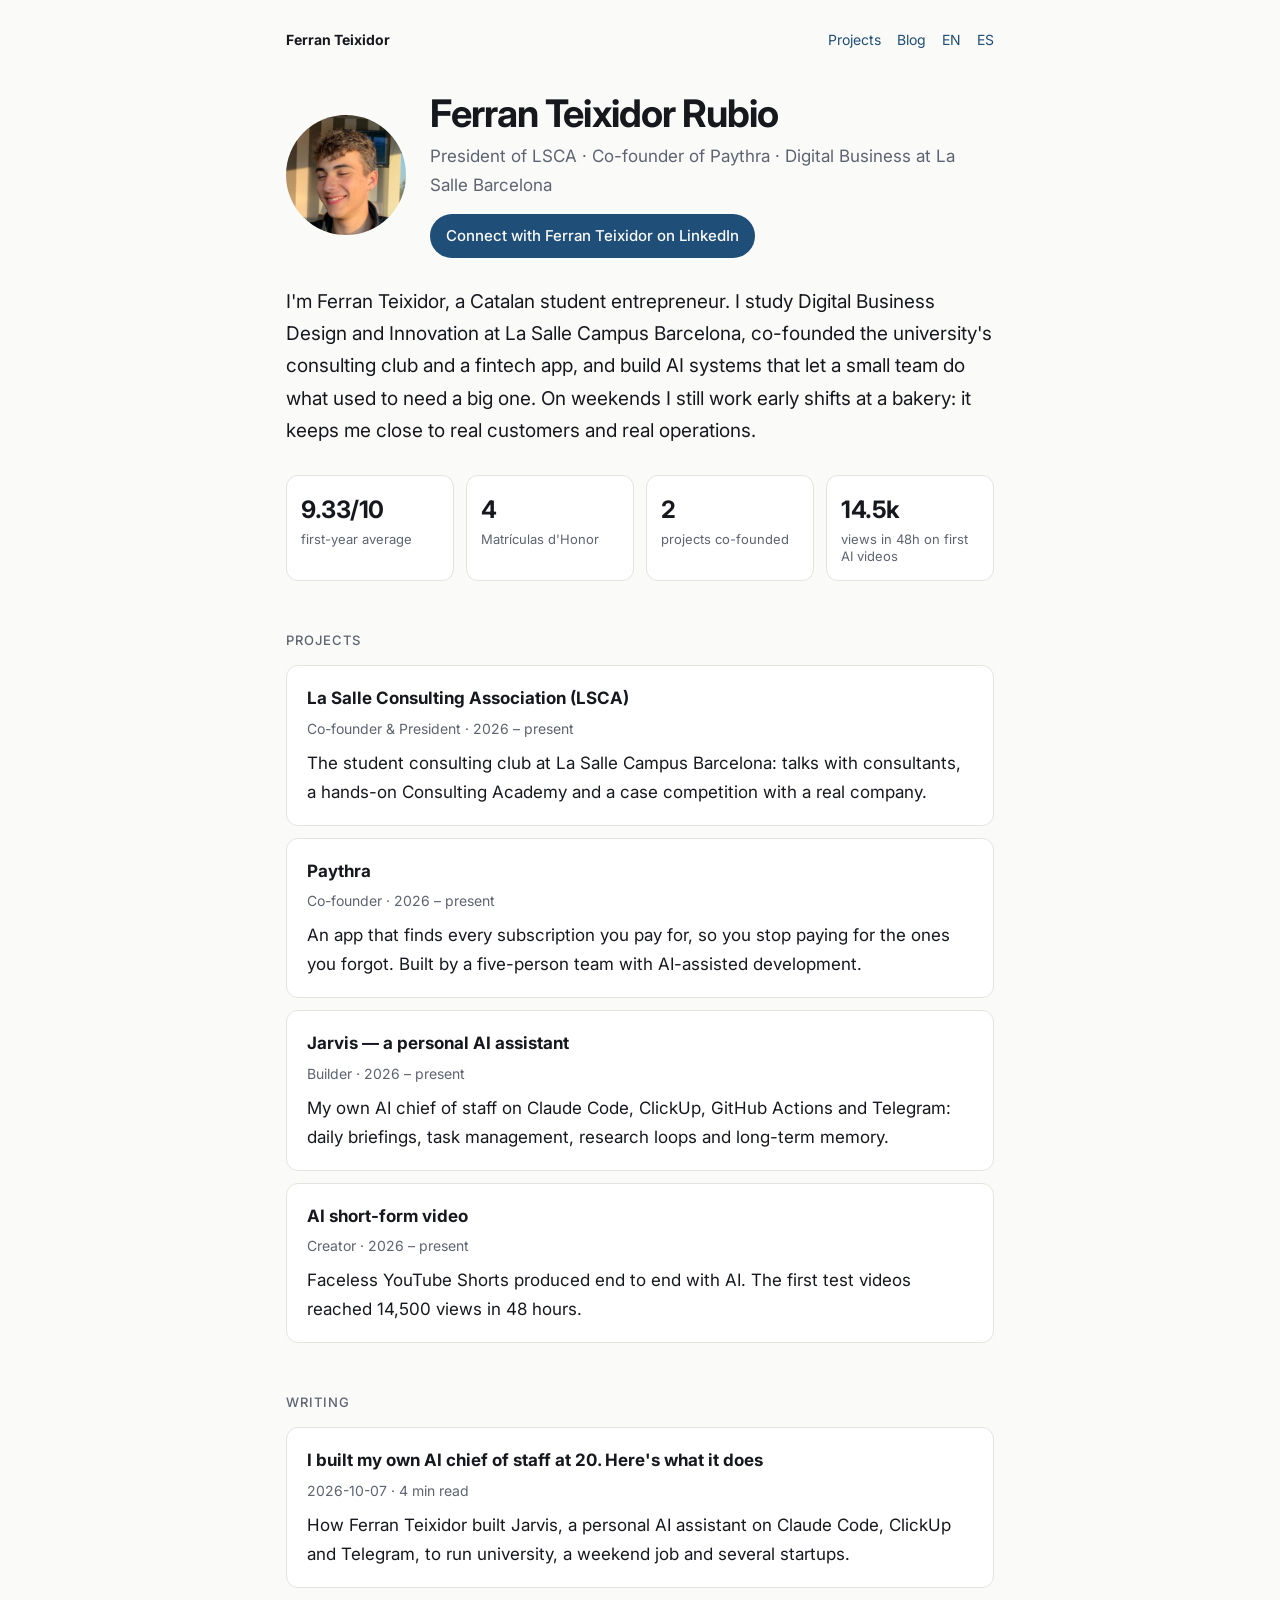
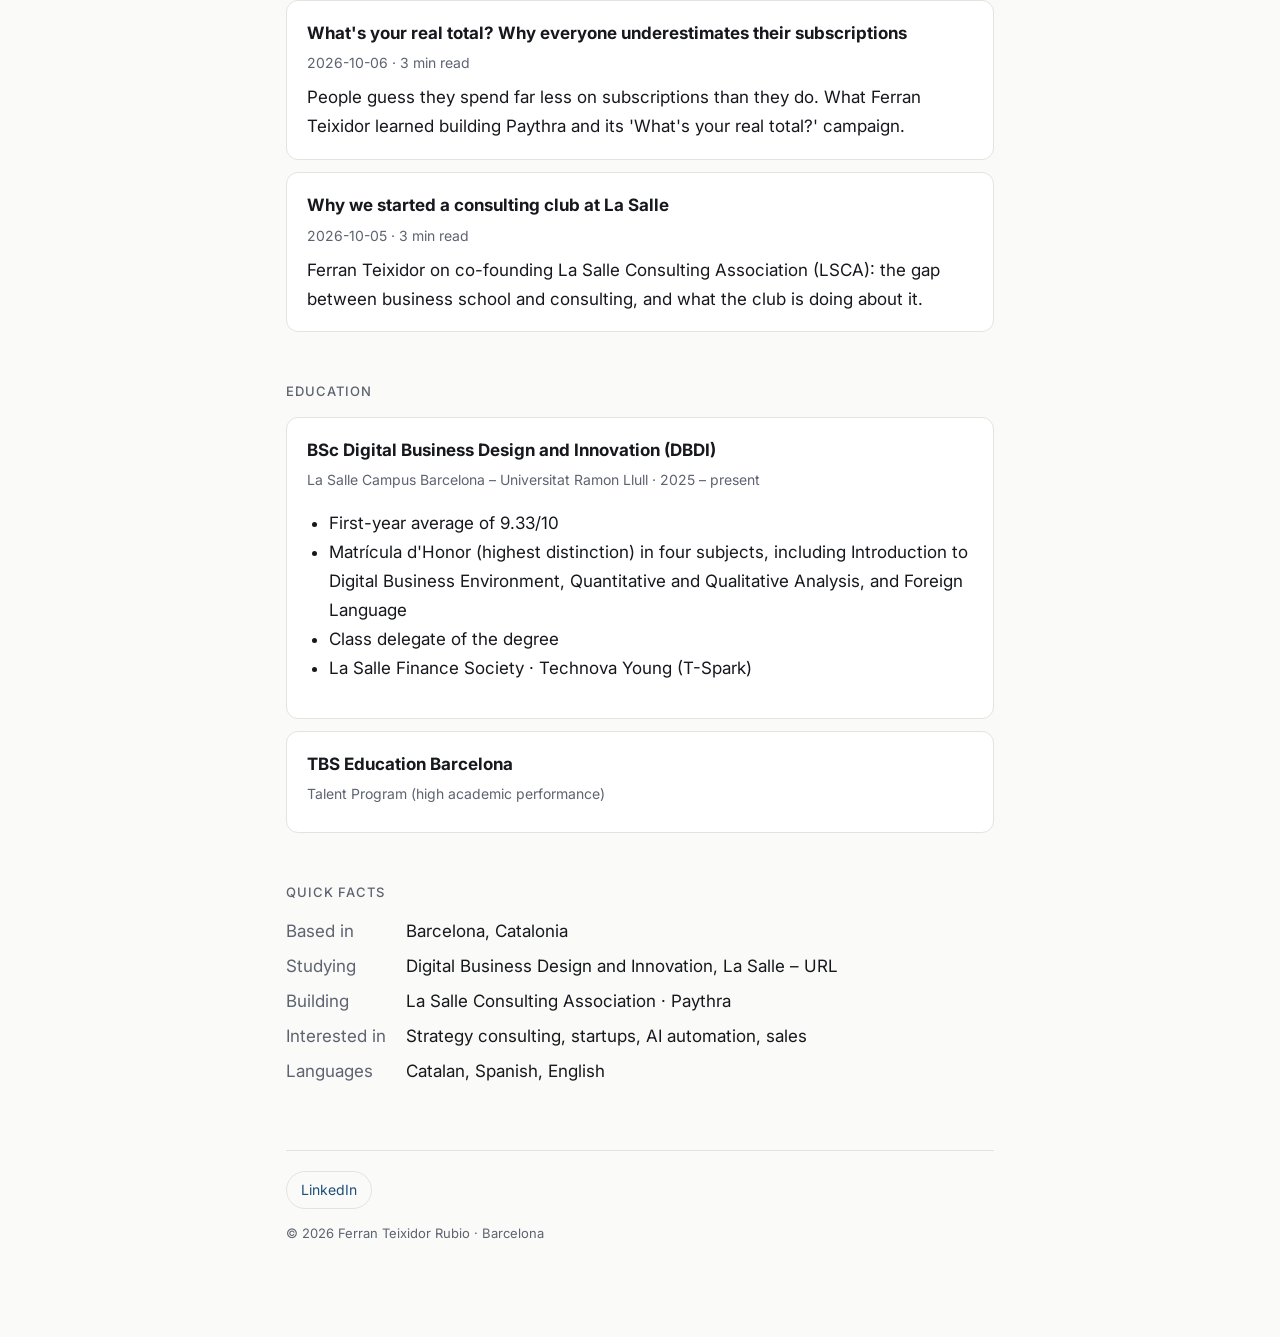
<file: index.html>
<!doctype html>
<html lang="en">
<head>
<meta charset="utf-8">
<meta name="viewport" content="width=device-width, initial-scale=1">
<title>Ferran Teixidor Rubio — Entrepreneur &amp; Digital Business Student, Barcelona</title>
<meta name="description" content="Ferran Teixidor Rubio: Digital Business student at La Salle Barcelona (9.33/10), co-founder of La Salle Consulting Association and Paythra, builder of AI systems.">
<meta name="author" content="Ferran Teixidor Rubio">
<link rel="canonical" href="https://ferranteixidor.com/">
<link rel="alternate" hreflang="en" href="https://ferranteixidor.com/">
<link rel="alternate" hreflang="es" href="https://ferranteixidor.com/es/">
<link rel="alternate" hreflang="x-default" href="https://ferranteixidor.com/">
<meta property="og:type" content="profile">
<meta property="og:title" content="Ferran Teixidor Rubio — Entrepreneur &amp; Digital Business Student, Barcelona">
<meta property="og:description" content="Ferran Teixidor Rubio: Digital Business student at La Salle Barcelona (9.33/10), co-founder of La Salle Consulting Association and Paythra, builder of AI systems.">
<meta property="og:url" content="https://ferranteixidor.com/">
<meta property="og:image" content="https://ferranteixidor.com/photo.jpg">
<meta property="og:site_name" content="Ferran Teixidor Rubio">
<meta name="twitter:card" content="summary_large_image">
<link rel="icon" href="/assets/favicon.svg" type="image/svg+xml">
<link rel="alternate" type="application/rss+xml" title="Ferran Teixidor — Blog" href="/blog/feed.xml">
<link rel="preconnect" href="https://fonts.googleapis.com">
<link rel="preconnect" href="https://fonts.gstatic.com" crossorigin>
<link href="https://fonts.googleapis.com/css2?family=Inter:wght@400;500;700&display=swap" rel="stylesheet">
<link rel="stylesheet" href="/assets/style.css">
<meta name="google-site-verification" content="NOV_oCMDv1v0CgEr8jzhOWSOOCwsAj7GzmEIXxVZheM">
<script type="application/ld+json">
{
 "@context": "https://schema.org",
 "@graph": [
  {
   "@type": "ProfilePage",
   "@id": "https://ferranteixidor.com/#page",
   "url": "https://ferranteixidor.com/",
   "name": "Ferran Teixidor Rubio — Entrepreneur & Digital Business Student, Barcelona",
   "inLanguage": "en",
   "dateModified": "2026-10-07",
   "mainEntity": {
    "@id": "https://ferranteixidor.com/#person"
   }
  },
  {
   "@type": "Person",
   "@id": "https://ferranteixidor.com/#person",
   "name": "Ferran Teixidor Rubio",
   "alternateName": [
    "Ferran Teixidor",
    "Ferran Teixidor i Rubio"
   ],
   "givenName": "Ferran",
   "familyName": "Teixidor Rubio",
   "url": "https://ferranteixidor.com/",
   "jobTitle": "President and co-founder of La Salle Consulting Association; co-founder of Paythra",
   "description": "Ferran Teixidor Rubio is a Barcelona-based entrepreneur and Digital Business Design and Innovation student at La Salle Campus Barcelona (Universitat Ramon Llull). He is co-founder and President of La Salle Consulting Association (LSCA), co-founder of Paythra, a subscription-tracking app, and builds AI automation systems with Claude Code.",
   "homeLocation": {
    "@type": "Place",
    "name": "Barcelona, Catalonia, Spain"
   },
   "alumniOf": [
    {
     "@type": "CollegeOrUniversity",
     "name": "La Salle Campus Barcelona – Universitat Ramon Llull",
     "url": "https://www.salleurl.edu/"
    },
    {
     "@type": "EducationalOrganization",
     "name": "TBS Education Barcelona"
    }
   ],
   "memberOf": [
    {
     "@type": "Organization",
     "name": "La Salle Consulting Association (LSCA)",
     "url": "https://ferranteixidor.com/projects/lsca/"
    },
    {
     "@type": "Organization",
     "name": "La Salle Finance Society"
    }
   ],
   "founder": [
    {
     "@type": "Organization",
     "name": "La Salle Consulting Association (LSCA)"
    },
    {
     "@type": "Organization",
     "name": "Paythra"
    }
   ],
   "award": [
    "Matrícula d'Honor in four first-year subjects, La Salle Campus Barcelona (2025-26)",
    "TBS Education Talent Program"
   ],
   "knowsAbout": [
    "Digital business",
    "Strategy consulting",
    "Entrepreneurship",
    "AI automation",
    "Claude Code",
    "Customer research",
    "Sales",
    "Short-form video",
    "Personal finance"
   ],
   "knowsLanguage": [
    "ca",
    "es",
    "en"
   ],
   "sameAs": [
    "https://www.linkedin.com/in/ferranteixidor",
    "https://github.com/fertex46-bot"
   ],
   "image": "https://ferranteixidor.com/photo.jpg"
  },
  {
   "@type": "WebSite",
   "@id": "https://ferranteixidor.com/#website",
   "url": "https://ferranteixidor.com/",
   "name": "Ferran Teixidor Rubio",
   "publisher": {
    "@id": "https://ferranteixidor.com/#person"
   }
  }
 ]
}
</script>
</head>
<body>
<main>
<nav><a class="brand" href="/">Ferran Teixidor</a><span class="spacer"></span><a href="/#projects">Projects</a><a href="/blog/">Blog</a><a href="/" hreflang="en" lang="en">EN</a><a href="/es/" hreflang="es" lang="es">ES</a></nav>
<header class="hero"><img class="avatar" src="/photo.jpg" alt="Ferran Teixidor Rubio" width="120" height="120"><div><h1>Ferran Teixidor Rubio</h1><p class="role">President of LSCA · Co-founder of Paythra · Digital Business at La Salle Barcelona</p><p class="cta"><a class="btn" href="https://www.linkedin.com/in/ferranteixidor" rel="me">Connect with Ferran Teixidor on LinkedIn</a></p></div></header>
<p class="lead">I'm Ferran Teixidor, a Catalan student entrepreneur. I study Digital Business Design and Innovation at La Salle Campus Barcelona, co-founded the university's consulting club and a fintech app, and build AI systems that let a small team do what used to need a big one. On weekends I still work early shifts at a bakery: it keeps me close to real customers and real operations.</p>
<div class="stats"><div><strong>9.33/10</strong><span>first-year average</span></div><div><strong>4</strong><span>Matrículas d'Honor</span></div><div><strong>2</strong><span>projects co-founded</span></div><div><strong>14.5k</strong><span>views in 48h on first AI videos</span></div></div>
<h2 id="projects">Projects</h2>
<a class="item card-link" href="/projects/lsca/"><h3>La Salle Consulting Association (LSCA)</h3><p class="meta">Co-founder & President · 2026 – present</p><p>The student consulting club at La Salle Campus Barcelona: talks with consultants, a hands-on Consulting Academy and a case competition with a real company.</p></a>
<a class="item card-link" href="/projects/paythra/"><h3>Paythra</h3><p class="meta">Co-founder · 2026 – present</p><p>An app that finds every subscription you pay for, so you stop paying for the ones you forgot. Built by a five-person team with AI-assisted development.</p></a>
<a class="item card-link" href="/projects/jarvis/"><h3>Jarvis — a personal AI assistant</h3><p class="meta">Builder · 2026 – present</p><p>My own AI chief of staff on Claude Code, ClickUp, GitHub Actions and Telegram: daily briefings, task management, research loops and long-term memory.</p></a>
<a class="item card-link" href="/projects/ai-video/"><h3>AI short-form video</h3><p class="meta">Creator · 2026 – present</p><p>Faceless YouTube Shorts produced end to end with AI. The first test videos reached 14,500 views in 48 hours.</p></a>
<h2>Writing</h2>
<a class="item card-link" href="/blog/building-my-ai-chief-of-staff/"><h3>I built my own AI chief of staff at 20. Here's what it does</h3><p class="meta">2026-10-07 · 4 min read</p><p>How Ferran Teixidor built Jarvis, a personal AI assistant on Claude Code, ClickUp and Telegram, to run university, a weekend job and several startups.</p></a>
<a class="item card-link" href="/blog/whats-your-real-total/"><h3>What's your real total? Why everyone underestimates their subscriptions</h3><p class="meta">2026-10-06 · 3 min read</p><p>People guess they spend far less on subscriptions than they do. What Ferran Teixidor learned building Paythra and its 'What's your real total?' campaign.</p></a>
<a class="item card-link" href="/blog/why-we-started-lsca/"><h3>Why we started a consulting club at La Salle</h3><p class="meta">2026-10-05 · 3 min read</p><p>Ferran Teixidor on co-founding La Salle Consulting Association (LSCA): the gap between business school and consulting, and what the club is doing about it.</p></a>
<h2>Education</h2>
<div class="item"><h3>BSc Digital Business Design and Innovation (DBDI)</h3><p class="meta">La Salle Campus Barcelona – Universitat Ramon Llull · 2025 – present</p><ul><li>First-year average of 9.33/10</li><li>Matrícula d'Honor (highest distinction) in four subjects, including Introduction to Digital Business Environment, Quantitative and Qualitative Analysis, and Foreign Language</li><li>Class delegate of the degree</li><li>La Salle Finance Society · Technova Young (T-Spark)</li></ul></div>
<div class="item"><h3>TBS Education Barcelona</h3><p class="meta">Talent Program (high academic performance)</p></div>
<h2>Quick facts</h2><dl class="facts"><dt>Based in</dt><dd>Barcelona, Catalonia</dd><dt>Studying</dt><dd>Digital Business Design and Innovation, La Salle – URL</dd><dt>Building</dt><dd>La Salle Consulting Association · Paythra</dd><dt>Interested in</dt><dd>Strategy consulting, startups, AI automation, sales</dd><dt>Languages</dt><dd>Catalan, Spanish, English</dd></dl>
<footer><div class="links"><a href="https://www.linkedin.com/in/ferranteixidor" rel="me">LinkedIn</a></div><p>© 2026 Ferran Teixidor Rubio · Barcelona</p></footer>
</main>
</body>
</html>
</file>
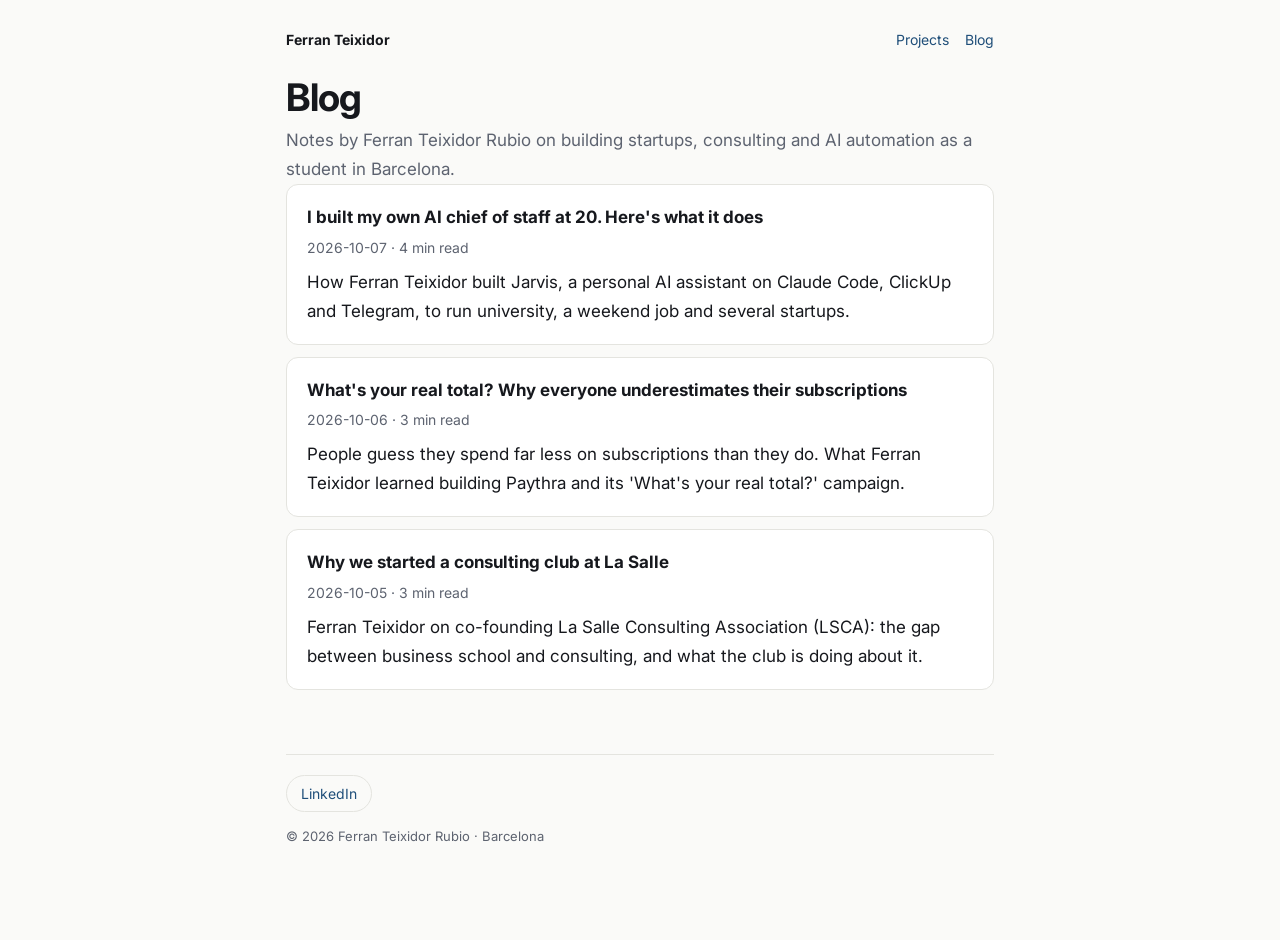
<file: blog/index.html>
<!doctype html>
<html lang="en">
<head>
<meta charset="utf-8">
<meta name="viewport" content="width=device-width, initial-scale=1">
<title>Blog — Ferran Teixidor Rubio</title>
<meta name="description" content="Notes by Ferran Teixidor Rubio on building startups, consulting and AI automation as a student in Barcelona.">
<meta name="author" content="Ferran Teixidor Rubio">
<link rel="canonical" href="https://ferranteixidor.com/blog/">
<meta property="og:type" content="website">
<meta property="og:title" content="Blog — Ferran Teixidor Rubio">
<meta property="og:description" content="Notes by Ferran Teixidor Rubio on building startups, consulting and AI automation as a student in Barcelona.">
<meta property="og:url" content="https://ferranteixidor.com/blog/">
<meta property="og:image" content="https://ferranteixidor.com/photo.jpg">
<meta property="og:site_name" content="Ferran Teixidor Rubio">
<meta name="twitter:card" content="summary_large_image">
<link rel="icon" href="/assets/favicon.svg" type="image/svg+xml">
<link rel="alternate" type="application/rss+xml" title="Ferran Teixidor — Blog" href="/blog/feed.xml">
<link rel="preconnect" href="https://fonts.googleapis.com">
<link rel="preconnect" href="https://fonts.gstatic.com" crossorigin>
<link href="https://fonts.googleapis.com/css2?family=Inter:wght@400;500;700&display=swap" rel="stylesheet">
<link rel="stylesheet" href="/assets/style.css">
<script type="application/ld+json">
{
 "@context": "https://schema.org",
 "@graph": [
  {
   "@type": "Blog",
   "@id": "https://ferranteixidor.com/blog/#blog",
   "url": "https://ferranteixidor.com/blog/",
   "name": "Blog — Ferran Teixidor Rubio",
   "author": {
    "@id": "https://ferranteixidor.com/#person"
   }
  },
  {
   "@type": "Person",
   "@id": "https://ferranteixidor.com/#person",
   "name": "Ferran Teixidor Rubio",
   "alternateName": [
    "Ferran Teixidor",
    "Ferran Teixidor i Rubio"
   ],
   "givenName": "Ferran",
   "familyName": "Teixidor Rubio",
   "url": "https://ferranteixidor.com/",
   "jobTitle": "President and co-founder of La Salle Consulting Association; co-founder of Paythra",
   "description": "Ferran Teixidor Rubio is a Barcelona-based entrepreneur and Digital Business Design and Innovation student at La Salle Campus Barcelona (Universitat Ramon Llull). He is co-founder and President of La Salle Consulting Association (LSCA), co-founder of Paythra, a subscription-tracking app, and builds AI automation systems with Claude Code.",
   "homeLocation": {
    "@type": "Place",
    "name": "Barcelona, Catalonia, Spain"
   },
   "alumniOf": [
    {
     "@type": "CollegeOrUniversity",
     "name": "La Salle Campus Barcelona – Universitat Ramon Llull",
     "url": "https://www.salleurl.edu/"
    },
    {
     "@type": "EducationalOrganization",
     "name": "TBS Education Barcelona"
    }
   ],
   "memberOf": [
    {
     "@type": "Organization",
     "name": "La Salle Consulting Association (LSCA)",
     "url": "https://ferranteixidor.com/projects/lsca/"
    },
    {
     "@type": "Organization",
     "name": "La Salle Finance Society"
    }
   ],
   "founder": [
    {
     "@type": "Organization",
     "name": "La Salle Consulting Association (LSCA)"
    },
    {
     "@type": "Organization",
     "name": "Paythra"
    }
   ],
   "award": [
    "Matrícula d'Honor in four first-year subjects, La Salle Campus Barcelona (2025-26)",
    "TBS Education Talent Program"
   ],
   "knowsAbout": [
    "Digital business",
    "Strategy consulting",
    "Entrepreneurship",
    "AI automation",
    "Claude Code",
    "Customer research",
    "Sales",
    "Short-form video",
    "Personal finance"
   ],
   "knowsLanguage": [
    "ca",
    "es",
    "en"
   ],
   "sameAs": [
    "https://www.linkedin.com/in/ferranteixidor",
    "https://github.com/fertex46-bot"
   ],
   "image": "https://ferranteixidor.com/photo.jpg"
  }
 ]
}
</script>
</head>
<body>
<main>
<nav><a class="brand" href="/">Ferran Teixidor</a><span class="spacer"></span><a href="/#projects">Projects</a><a href="/blog/">Blog</a></nav>
<h1>Blog</h1><p class="role">Notes by Ferran Teixidor Rubio on building startups, consulting and AI automation as a student in Barcelona.</p>
<a class="item card-link" href="/blog/building-my-ai-chief-of-staff/"><h3>I built my own AI chief of staff at 20. Here's what it does</h3><p class="meta">2026-10-07 · 4 min read</p><p>How Ferran Teixidor built Jarvis, a personal AI assistant on Claude Code, ClickUp and Telegram, to run university, a weekend job and several startups.</p></a>
<a class="item card-link" href="/blog/whats-your-real-total/"><h3>What's your real total? Why everyone underestimates their subscriptions</h3><p class="meta">2026-10-06 · 3 min read</p><p>People guess they spend far less on subscriptions than they do. What Ferran Teixidor learned building Paythra and its 'What's your real total?' campaign.</p></a>
<a class="item card-link" href="/blog/why-we-started-lsca/"><h3>Why we started a consulting club at La Salle</h3><p class="meta">2026-10-05 · 3 min read</p><p>Ferran Teixidor on co-founding La Salle Consulting Association (LSCA): the gap between business school and consulting, and what the club is doing about it.</p></a>
<footer><div class="links"><a href="https://www.linkedin.com/in/ferranteixidor" rel="me">LinkedIn</a></div><p>© 2026 Ferran Teixidor Rubio · Barcelona</p></footer>
</main>
</body>
</html>
</file>
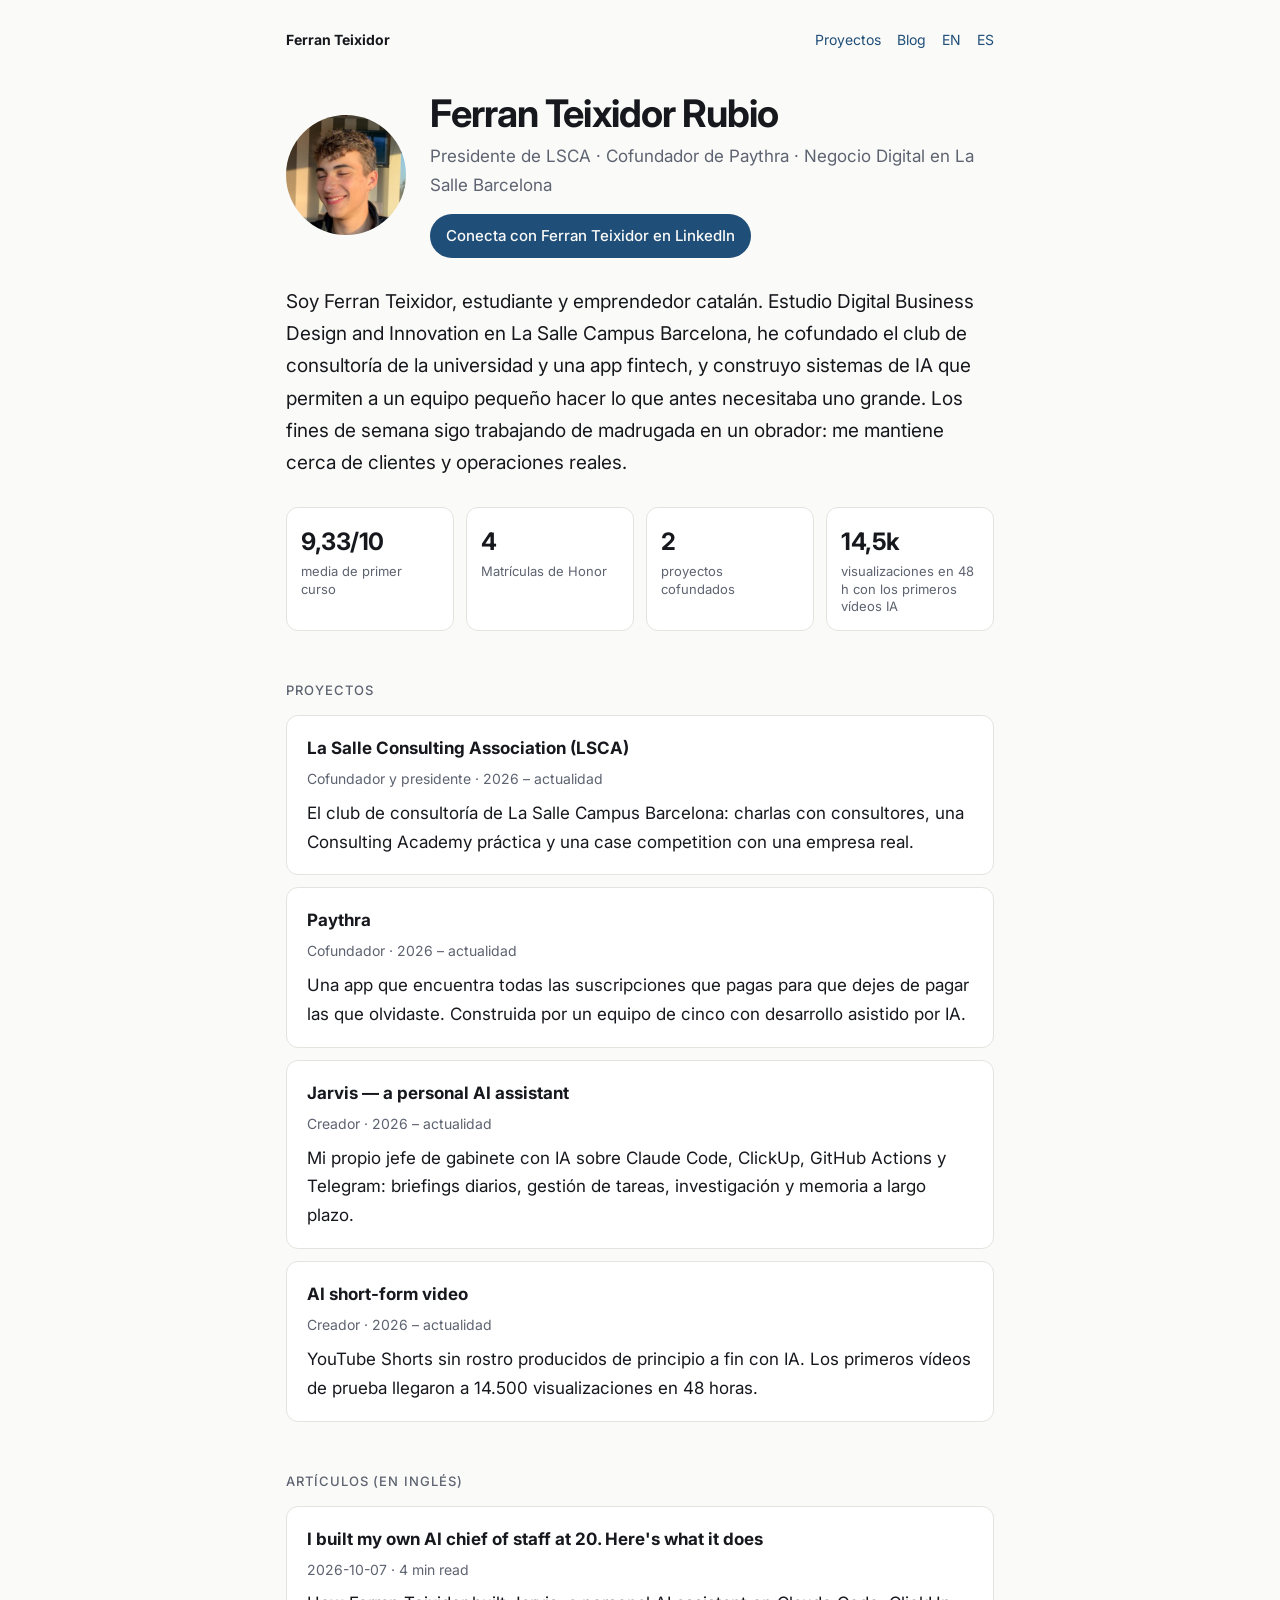
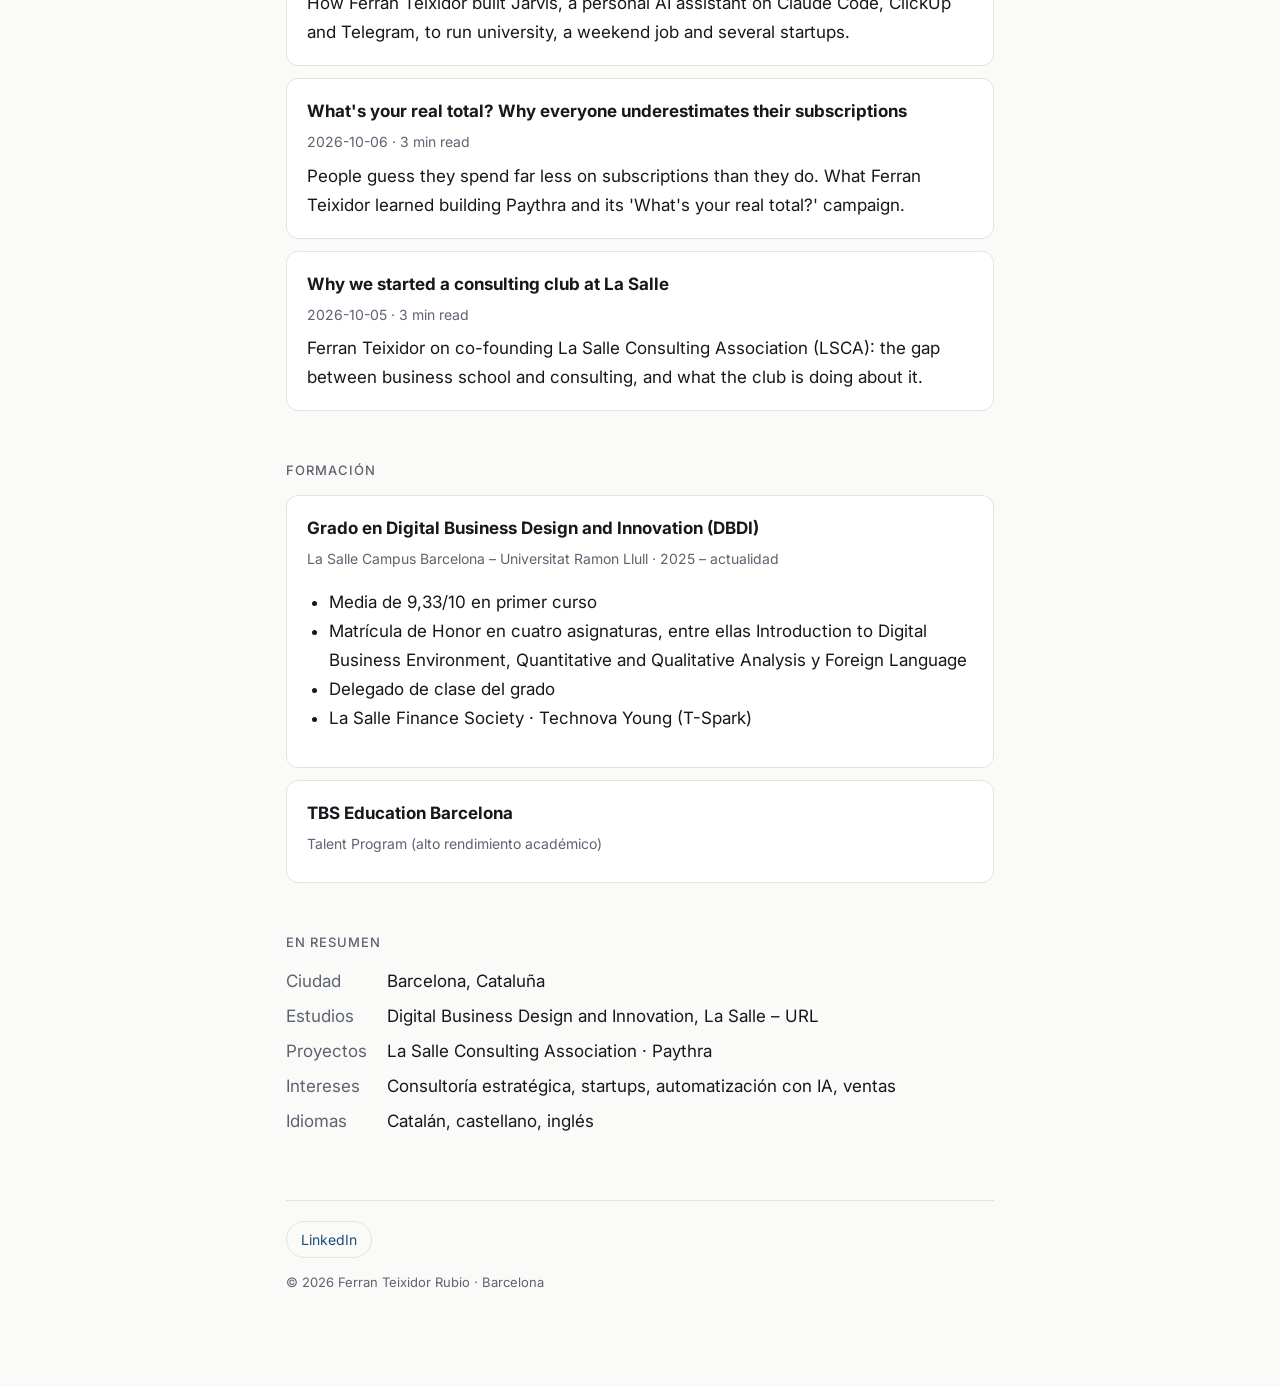
<file: es/index.html>
<!doctype html>
<html lang="es">
<head>
<meta charset="utf-8">
<meta name="viewport" content="width=device-width, initial-scale=1">
<title>Ferran Teixidor Rubio — Emprendedor y estudiante de Negocio Digital, Barcelona</title>
<meta name="description" content="Ferran Teixidor Rubio: estudiante de Digital Business en La Salle Barcelona (9,33/10), cofundador de La Salle Consulting Association y Paythra, crea sistemas de IA.">
<meta name="author" content="Ferran Teixidor Rubio">
<link rel="canonical" href="https://ferranteixidor.com/es/">
<link rel="alternate" hreflang="en" href="https://ferranteixidor.com/">
<link rel="alternate" hreflang="es" href="https://ferranteixidor.com/es/">
<link rel="alternate" hreflang="x-default" href="https://ferranteixidor.com/">
<meta property="og:type" content="profile">
<meta property="og:title" content="Ferran Teixidor Rubio — Emprendedor y estudiante de Negocio Digital, Barcelona">
<meta property="og:description" content="Ferran Teixidor Rubio: estudiante de Digital Business en La Salle Barcelona (9,33/10), cofundador de La Salle Consulting Association y Paythra, crea sistemas de IA.">
<meta property="og:url" content="https://ferranteixidor.com/es/">
<meta property="og:image" content="https://ferranteixidor.com/photo.jpg">
<meta property="og:site_name" content="Ferran Teixidor Rubio">
<meta name="twitter:card" content="summary_large_image">
<link rel="icon" href="/assets/favicon.svg" type="image/svg+xml">
<link rel="alternate" type="application/rss+xml" title="Ferran Teixidor — Blog" href="/blog/feed.xml">
<link rel="preconnect" href="https://fonts.googleapis.com">
<link rel="preconnect" href="https://fonts.gstatic.com" crossorigin>
<link href="https://fonts.googleapis.com/css2?family=Inter:wght@400;500;700&display=swap" rel="stylesheet">
<link rel="stylesheet" href="/assets/style.css">
<script type="application/ld+json">
{
 "@context": "https://schema.org",
 "@graph": [
  {
   "@type": "ProfilePage",
   "@id": "https://ferranteixidor.com/es/#page",
   "url": "https://ferranteixidor.com/es/",
   "name": "Ferran Teixidor Rubio — Emprendedor y estudiante de Negocio Digital, Barcelona",
   "inLanguage": "es",
   "dateModified": "2026-10-07",
   "mainEntity": {
    "@id": "https://ferranteixidor.com/#person"
   }
  },
  {
   "@type": "Person",
   "@id": "https://ferranteixidor.com/#person",
   "name": "Ferran Teixidor Rubio",
   "alternateName": [
    "Ferran Teixidor",
    "Ferran Teixidor i Rubio"
   ],
   "givenName": "Ferran",
   "familyName": "Teixidor Rubio",
   "url": "https://ferranteixidor.com/",
   "jobTitle": "President and co-founder of La Salle Consulting Association; co-founder of Paythra",
   "description": "Ferran Teixidor Rubio is a Barcelona-based entrepreneur and Digital Business Design and Innovation student at La Salle Campus Barcelona (Universitat Ramon Llull). He is co-founder and President of La Salle Consulting Association (LSCA), co-founder of Paythra, a subscription-tracking app, and builds AI automation systems with Claude Code.",
   "homeLocation": {
    "@type": "Place",
    "name": "Barcelona, Catalonia, Spain"
   },
   "alumniOf": [
    {
     "@type": "CollegeOrUniversity",
     "name": "La Salle Campus Barcelona – Universitat Ramon Llull",
     "url": "https://www.salleurl.edu/"
    },
    {
     "@type": "EducationalOrganization",
     "name": "TBS Education Barcelona"
    }
   ],
   "memberOf": [
    {
     "@type": "Organization",
     "name": "La Salle Consulting Association (LSCA)",
     "url": "https://ferranteixidor.com/projects/lsca/"
    },
    {
     "@type": "Organization",
     "name": "La Salle Finance Society"
    }
   ],
   "founder": [
    {
     "@type": "Organization",
     "name": "La Salle Consulting Association (LSCA)"
    },
    {
     "@type": "Organization",
     "name": "Paythra"
    }
   ],
   "award": [
    "Matrícula d'Honor in four first-year subjects, La Salle Campus Barcelona (2025-26)",
    "TBS Education Talent Program"
   ],
   "knowsAbout": [
    "Digital business",
    "Strategy consulting",
    "Entrepreneurship",
    "AI automation",
    "Claude Code",
    "Customer research",
    "Sales",
    "Short-form video",
    "Personal finance"
   ],
   "knowsLanguage": [
    "ca",
    "es",
    "en"
   ],
   "sameAs": [
    "https://www.linkedin.com/in/ferranteixidor",
    "https://github.com/fertex46-bot"
   ],
   "image": "https://ferranteixidor.com/photo.jpg"
  },
  {
   "@type": "WebSite",
   "@id": "https://ferranteixidor.com/#website",
   "url": "https://ferranteixidor.com/",
   "name": "Ferran Teixidor Rubio",
   "publisher": {
    "@id": "https://ferranteixidor.com/#person"
   }
  }
 ]
}
</script>
</head>
<body>
<main>
<nav><a class="brand" href="/es/">Ferran Teixidor</a><span class="spacer"></span><a href="/es/#projects">Proyectos</a><a href="/blog/">Blog</a><a href="/" hreflang="en" lang="en">EN</a><a href="/es/" hreflang="es" lang="es">ES</a></nav>
<header class="hero"><img class="avatar" src="/photo.jpg" alt="Ferran Teixidor Rubio" width="120" height="120"><div><h1>Ferran Teixidor Rubio</h1><p class="role">Presidente de LSCA · Cofundador de Paythra · Negocio Digital en La Salle Barcelona</p><p class="cta"><a class="btn" href="https://www.linkedin.com/in/ferranteixidor" rel="me">Conecta con Ferran Teixidor en LinkedIn</a></p></div></header>
<p class="lead">Soy Ferran Teixidor, estudiante y emprendedor catalán. Estudio Digital Business Design and Innovation en La Salle Campus Barcelona, he cofundado el club de consultoría de la universidad y una app fintech, y construyo sistemas de IA que permiten a un equipo pequeño hacer lo que antes necesitaba uno grande. Los fines de semana sigo trabajando de madrugada en un obrador: me mantiene cerca de clientes y operaciones reales.</p>
<div class="stats"><div><strong>9,33/10</strong><span>media de primer curso</span></div><div><strong>4</strong><span>Matrículas de Honor</span></div><div><strong>2</strong><span>proyectos cofundados</span></div><div><strong>14,5k</strong><span>visualizaciones en 48 h con los primeros vídeos IA</span></div></div>
<h2 id="projects">Proyectos</h2>
<a class="item card-link" href="/projects/lsca/"><h3>La Salle Consulting Association (LSCA)</h3><p class="meta">Cofundador y presidente · 2026 – actualidad</p><p>El club de consultoría de La Salle Campus Barcelona: charlas con consultores, una Consulting Academy práctica y una case competition con una empresa real.</p></a>
<a class="item card-link" href="/projects/paythra/"><h3>Paythra</h3><p class="meta">Cofundador · 2026 – actualidad</p><p>Una app que encuentra todas las suscripciones que pagas para que dejes de pagar las que olvidaste. Construida por un equipo de cinco con desarrollo asistido por IA.</p></a>
<a class="item card-link" href="/projects/jarvis/"><h3>Jarvis — a personal AI assistant</h3><p class="meta">Creador · 2026 – actualidad</p><p>Mi propio jefe de gabinete con IA sobre Claude Code, ClickUp, GitHub Actions y Telegram: briefings diarios, gestión de tareas, investigación y memoria a largo plazo.</p></a>
<a class="item card-link" href="/projects/ai-video/"><h3>AI short-form video</h3><p class="meta">Creador · 2026 – actualidad</p><p>YouTube Shorts sin rostro producidos de principio a fin con IA. Los primeros vídeos de prueba llegaron a 14.500 visualizaciones en 48 horas.</p></a>
<h2>Artículos (en inglés)</h2>
<a class="item card-link" href="/blog/building-my-ai-chief-of-staff/"><h3>I built my own AI chief of staff at 20. Here's what it does</h3><p class="meta">2026-10-07 · 4 min read</p><p>How Ferran Teixidor built Jarvis, a personal AI assistant on Claude Code, ClickUp and Telegram, to run university, a weekend job and several startups.</p></a>
<a class="item card-link" href="/blog/whats-your-real-total/"><h3>What's your real total? Why everyone underestimates their subscriptions</h3><p class="meta">2026-10-06 · 3 min read</p><p>People guess they spend far less on subscriptions than they do. What Ferran Teixidor learned building Paythra and its 'What's your real total?' campaign.</p></a>
<a class="item card-link" href="/blog/why-we-started-lsca/"><h3>Why we started a consulting club at La Salle</h3><p class="meta">2026-10-05 · 3 min read</p><p>Ferran Teixidor on co-founding La Salle Consulting Association (LSCA): the gap between business school and consulting, and what the club is doing about it.</p></a>
<h2>Formación</h2>
<div class="item"><h3>Grado en Digital Business Design and Innovation (DBDI)</h3><p class="meta">La Salle Campus Barcelona – Universitat Ramon Llull · 2025 – actualidad</p><ul><li>Media de 9,33/10 en primer curso</li><li>Matrícula de Honor en cuatro asignaturas, entre ellas Introduction to Digital Business Environment, Quantitative and Qualitative Analysis y Foreign Language</li><li>Delegado de clase del grado</li><li>La Salle Finance Society · Technova Young (T-Spark)</li></ul></div>
<div class="item"><h3>TBS Education Barcelona</h3><p class="meta">Talent Program (alto rendimiento académico)</p></div>
<h2>En resumen</h2><dl class="facts"><dt>Ciudad</dt><dd>Barcelona, Cataluña</dd><dt>Estudios</dt><dd>Digital Business Design and Innovation, La Salle – URL</dd><dt>Proyectos</dt><dd>La Salle Consulting Association · Paythra</dd><dt>Intereses</dt><dd>Consultoría estratégica, startups, automatización con IA, ventas</dd><dt>Idiomas</dt><dd>Catalán, castellano, inglés</dd></dl>
<footer><div class="links"><a href="https://www.linkedin.com/in/ferranteixidor" rel="me">LinkedIn</a></div><p>© 2026 Ferran Teixidor Rubio · Barcelona</p></footer>
</main>
</body>
</html>
</file>
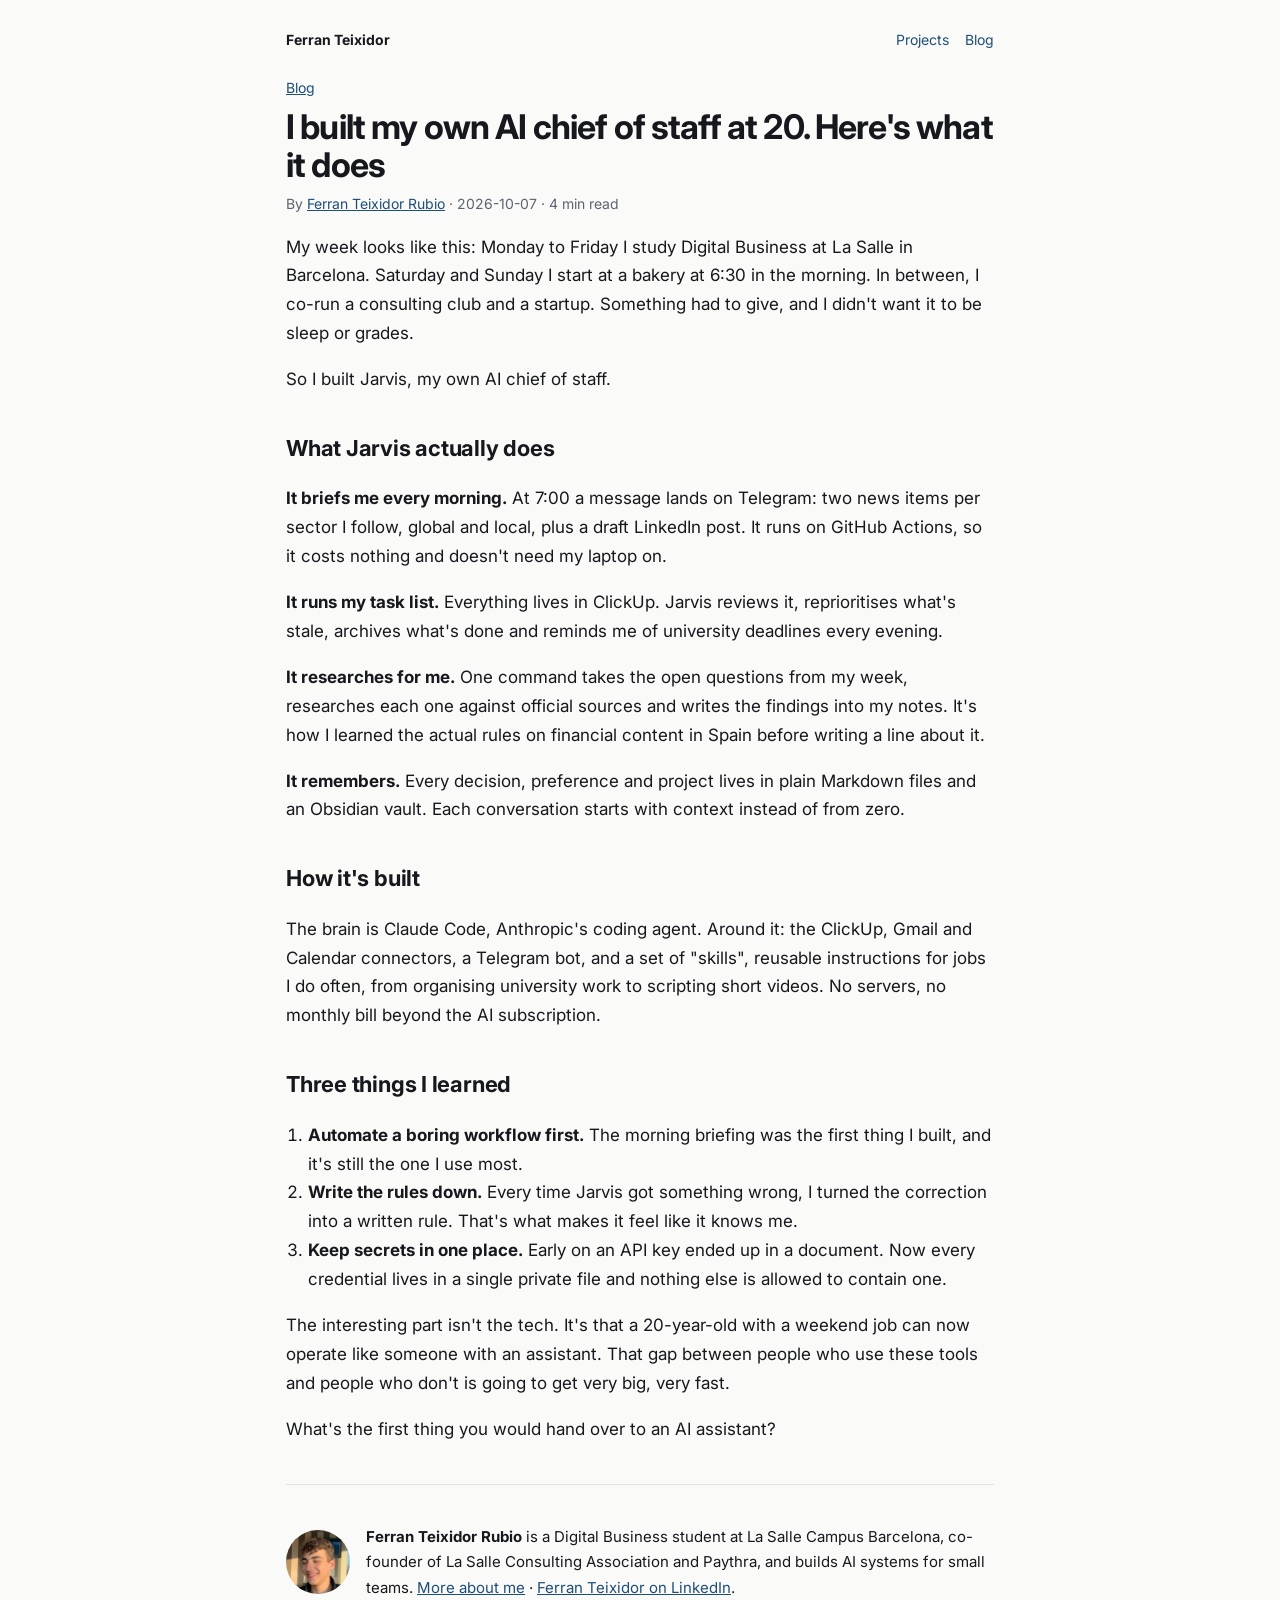
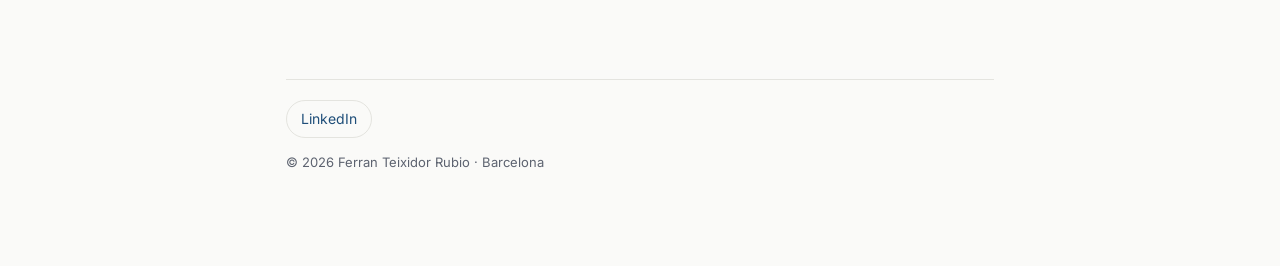
<file: blog/building-my-ai-chief-of-staff/index.html>
<!doctype html>
<html lang="en">
<head>
<meta charset="utf-8">
<meta name="viewport" content="width=device-width, initial-scale=1">
<title>I built my own AI chief of staff at 20. Here&#x27;s what it does — Ferran Teixidor Rubio</title>
<meta name="description" content="How Ferran Teixidor built Jarvis, a personal AI assistant on Claude Code, ClickUp and Telegram, to run university, a weekend job and several startups.">
<meta name="author" content="Ferran Teixidor Rubio">
<link rel="canonical" href="https://ferranteixidor.com/blog/building-my-ai-chief-of-staff/">
<meta property="og:type" content="article">
<meta property="og:title" content="I built my own AI chief of staff at 20. Here&#x27;s what it does — Ferran Teixidor Rubio">
<meta property="og:description" content="How Ferran Teixidor built Jarvis, a personal AI assistant on Claude Code, ClickUp and Telegram, to run university, a weekend job and several startups.">
<meta property="og:url" content="https://ferranteixidor.com/blog/building-my-ai-chief-of-staff/">
<meta property="og:image" content="https://ferranteixidor.com/photo.jpg">
<meta property="og:site_name" content="Ferran Teixidor Rubio">
<meta name="twitter:card" content="summary_large_image">
<link rel="icon" href="/assets/favicon.svg" type="image/svg+xml">
<link rel="alternate" type="application/rss+xml" title="Ferran Teixidor — Blog" href="/blog/feed.xml">
<link rel="preconnect" href="https://fonts.googleapis.com">
<link rel="preconnect" href="https://fonts.gstatic.com" crossorigin>
<link href="https://fonts.googleapis.com/css2?family=Inter:wght@400;500;700&display=swap" rel="stylesheet">
<link rel="stylesheet" href="/assets/style.css">
<script type="application/ld+json">
{
 "@context": "https://schema.org",
 "@graph": [
  {
   "@type": "BlogPosting",
   "@id": "https://ferranteixidor.com/blog/building-my-ai-chief-of-staff/#article",
   "headline": "I built my own AI chief of staff at 20. Here's what it does",
   "description": "How Ferran Teixidor built Jarvis, a personal AI assistant on Claude Code, ClickUp and Telegram, to run university, a weekend job and several startups.",
   "datePublished": "2026-10-07",
   "dateModified": "2026-10-07",
   "inLanguage": "en",
   "url": "https://ferranteixidor.com/blog/building-my-ai-chief-of-staff/",
   "mainEntityOfPage": "https://ferranteixidor.com/blog/building-my-ai-chief-of-staff/",
   "author": {
    "@id": "https://ferranteixidor.com/#person"
   },
   "publisher": {
    "@id": "https://ferranteixidor.com/#person"
   },
   "keywords": [
    "AI assistant",
    "Claude Code",
    "automation",
    "productivity",
    "student entrepreneur"
   ]
  },
  {
   "@type": "Person",
   "@id": "https://ferranteixidor.com/#person",
   "name": "Ferran Teixidor Rubio",
   "alternateName": [
    "Ferran Teixidor",
    "Ferran Teixidor i Rubio"
   ],
   "givenName": "Ferran",
   "familyName": "Teixidor Rubio",
   "url": "https://ferranteixidor.com/",
   "jobTitle": "President and co-founder of La Salle Consulting Association; co-founder of Paythra",
   "description": "Ferran Teixidor Rubio is a Barcelona-based entrepreneur and Digital Business Design and Innovation student at La Salle Campus Barcelona (Universitat Ramon Llull). He is co-founder and President of La Salle Consulting Association (LSCA), co-founder of Paythra, a subscription-tracking app, and builds AI automation systems with Claude Code.",
   "homeLocation": {
    "@type": "Place",
    "name": "Barcelona, Catalonia, Spain"
   },
   "alumniOf": [
    {
     "@type": "CollegeOrUniversity",
     "name": "La Salle Campus Barcelona – Universitat Ramon Llull",
     "url": "https://www.salleurl.edu/"
    },
    {
     "@type": "EducationalOrganization",
     "name": "TBS Education Barcelona"
    }
   ],
   "memberOf": [
    {
     "@type": "Organization",
     "name": "La Salle Consulting Association (LSCA)",
     "url": "https://ferranteixidor.com/projects/lsca/"
    },
    {
     "@type": "Organization",
     "name": "La Salle Finance Society"
    }
   ],
   "founder": [
    {
     "@type": "Organization",
     "name": "La Salle Consulting Association (LSCA)"
    },
    {
     "@type": "Organization",
     "name": "Paythra"
    }
   ],
   "award": [
    "Matrícula d'Honor in four first-year subjects, La Salle Campus Barcelona (2025-26)",
    "TBS Education Talent Program"
   ],
   "knowsAbout": [
    "Digital business",
    "Strategy consulting",
    "Entrepreneurship",
    "AI automation",
    "Claude Code",
    "Customer research",
    "Sales",
    "Short-form video",
    "Personal finance"
   ],
   "knowsLanguage": [
    "ca",
    "es",
    "en"
   ],
   "sameAs": [
    "https://www.linkedin.com/in/ferranteixidor",
    "https://github.com/fertex46-bot"
   ],
   "image": "https://ferranteixidor.com/photo.jpg"
  }
 ]
}
</script>
</head>
<body>
<main>
<nav><a class="brand" href="/">Ferran Teixidor</a><span class="spacer"></span><a href="/#projects">Projects</a><a href="/blog/">Blog</a></nav>
<article>
<p class="crumbs"><a href="/blog/">Blog</a></p><h1>I built my own AI chief of staff at 20. Here's what it does</h1>
<p class="byline">By <a href="/" rel="author">Ferran Teixidor Rubio</a> · <time datetime="2026-10-07">2026-10-07</time> · 4 min read</p>

<p>My week looks like this: Monday to Friday I study Digital Business at La Salle in Barcelona. Saturday and Sunday I start at a bakery at 6:30 in the morning. In between, I co-run a consulting club and a startup. Something had to give, and I didn't want it to be sleep or grades.</p>
<p>So I built Jarvis, my own AI chief of staff.</p>
<h2>What Jarvis actually does</h2>
<p><strong>It briefs me every morning.</strong> At 7:00 a message lands on Telegram: two news items per sector I follow, global and local, plus a draft LinkedIn post. It runs on GitHub Actions, so it costs nothing and doesn't need my laptop on.</p>
<p><strong>It runs my task list.</strong> Everything lives in ClickUp. Jarvis reviews it, reprioritises what's stale, archives what's done and reminds me of university deadlines every evening.</p>
<p><strong>It researches for me.</strong> One command takes the open questions from my week, researches each one against official sources and writes the findings into my notes. It's how I learned the actual rules on financial content in Spain before writing a line about it.</p>
<p><strong>It remembers.</strong> Every decision, preference and project lives in plain Markdown files and an Obsidian vault. Each conversation starts with context instead of from zero.</p>
<h2>How it's built</h2>
<p>The brain is Claude Code, Anthropic's coding agent. Around it: the ClickUp, Gmail and Calendar connectors, a Telegram bot, and a set of "skills", reusable instructions for jobs I do often, from organising university work to scripting short videos. No servers, no monthly bill beyond the AI subscription.</p>
<h2>Three things I learned</h2>
<ol>
<li><strong>Automate a boring workflow first.</strong> The morning briefing was the first thing I built, and it's still the one I use most.</li>
<li><strong>Write the rules down.</strong> Every time Jarvis got something wrong, I turned the correction into a written rule. That's what makes it feel like it knows me.</li>
<li><strong>Keep secrets in one place.</strong> Early on an API key ended up in a document. Now every credential lives in a single private file and nothing else is allowed to contain one.</li>
</ol>
<p>The interesting part isn't the tech. It's that a 20-year-old with a weekend job can now operate like someone with an assistant. That gap between people who use these tools and people who don't is going to get very big, very fast.</p>
<p>What's the first thing you would hand over to an AI assistant?</p>

<div class="author-box"><img class="avatar" src="/photo.jpg" alt="Ferran Teixidor Rubio" width="120" height="120"><p><strong>Ferran Teixidor Rubio</strong> is a Digital Business student at La Salle Campus Barcelona, co-founder of La Salle Consulting Association and Paythra, and builds AI systems for small teams. <a href="/">More about me</a> · <a href="https://www.linkedin.com/in/ferranteixidor" rel="me">Ferran Teixidor on LinkedIn</a>.</p></div>
</article>
<footer><div class="links"><a href="https://www.linkedin.com/in/ferranteixidor" rel="me">LinkedIn</a></div><p>© 2026 Ferran Teixidor Rubio · Barcelona</p></footer>
</main>
</body>
</html>
</file>
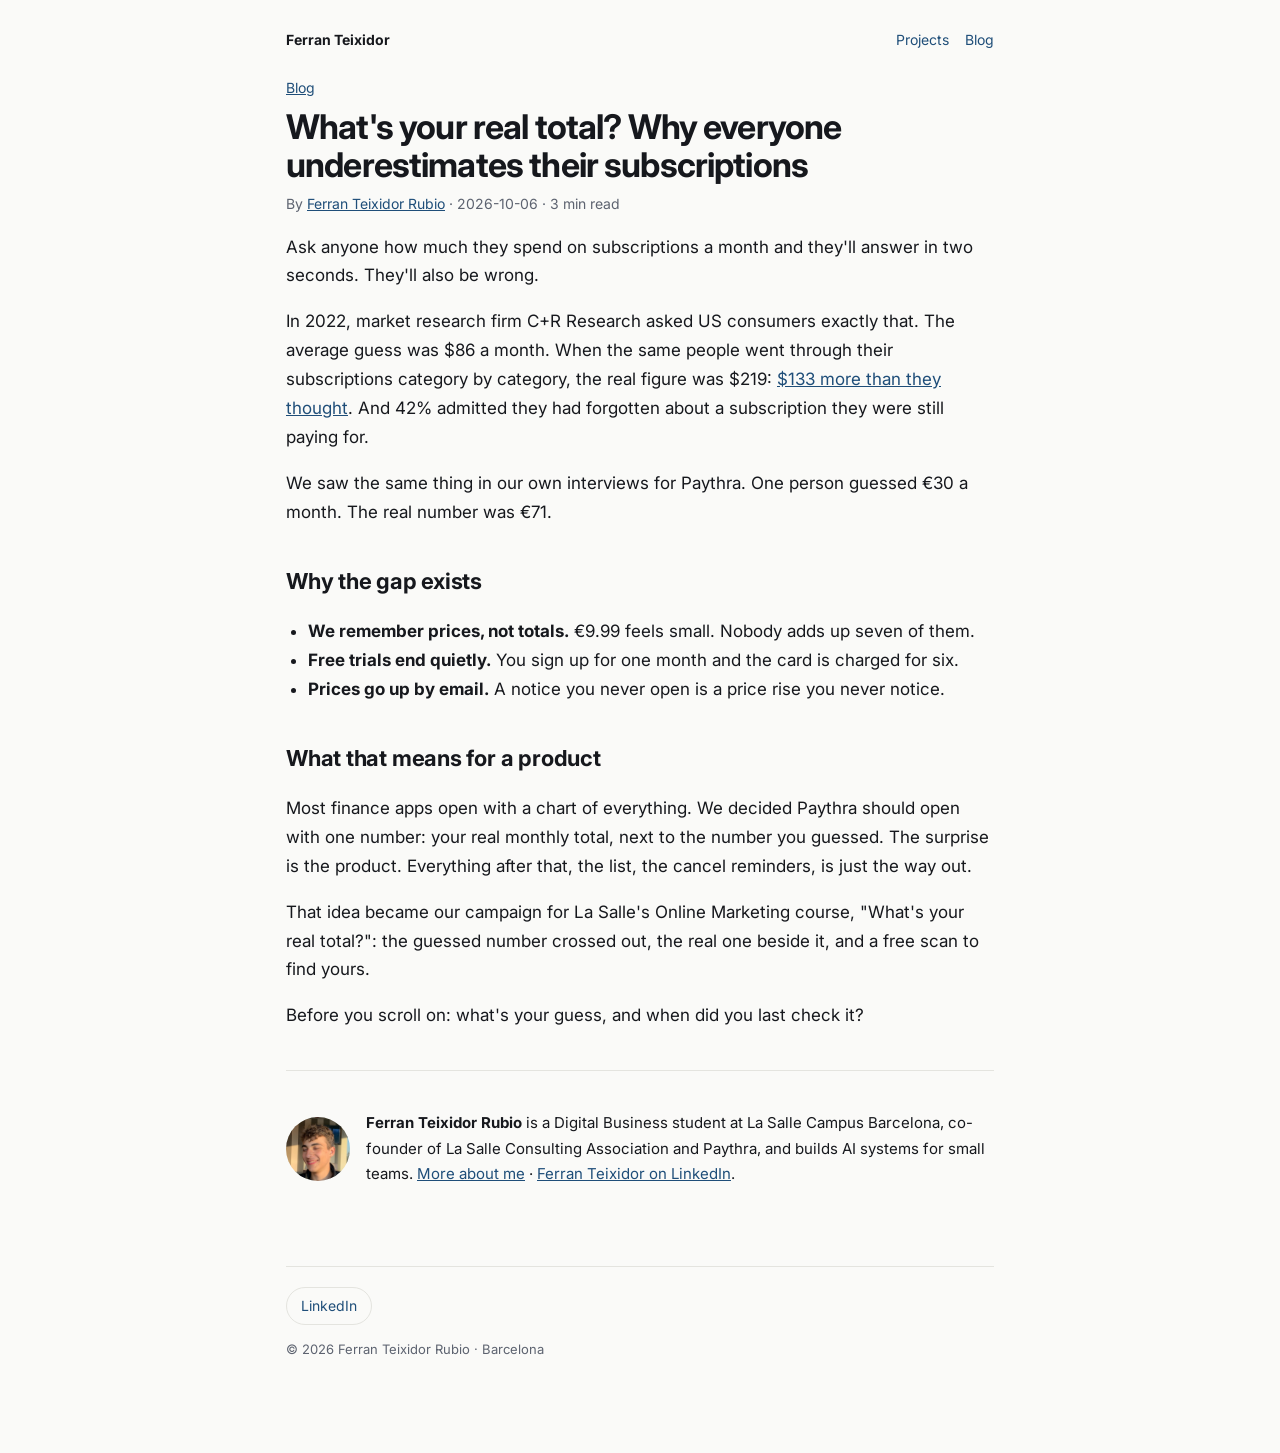
<file: blog/whats-your-real-total/index.html>
<!doctype html>
<html lang="en">
<head>
<meta charset="utf-8">
<meta name="viewport" content="width=device-width, initial-scale=1">
<title>What&#x27;s your real total? Why everyone underestimates their subscriptions — Ferran Teixidor Rubio</title>
<meta name="description" content="People guess they spend far less on subscriptions than they do. What Ferran Teixidor learned building Paythra and its &#x27;What&#x27;s your real total?&#x27; campaign.">
<meta name="author" content="Ferran Teixidor Rubio">
<link rel="canonical" href="https://ferranteixidor.com/blog/whats-your-real-total/">
<meta property="og:type" content="article">
<meta property="og:title" content="What&#x27;s your real total? Why everyone underestimates their subscriptions — Ferran Teixidor Rubio">
<meta property="og:description" content="People guess they spend far less on subscriptions than they do. What Ferran Teixidor learned building Paythra and its &#x27;What&#x27;s your real total?&#x27; campaign.">
<meta property="og:url" content="https://ferranteixidor.com/blog/whats-your-real-total/">
<meta property="og:image" content="https://ferranteixidor.com/photo.jpg">
<meta property="og:site_name" content="Ferran Teixidor Rubio">
<meta name="twitter:card" content="summary_large_image">
<link rel="icon" href="/assets/favicon.svg" type="image/svg+xml">
<link rel="alternate" type="application/rss+xml" title="Ferran Teixidor — Blog" href="/blog/feed.xml">
<link rel="preconnect" href="https://fonts.googleapis.com">
<link rel="preconnect" href="https://fonts.gstatic.com" crossorigin>
<link href="https://fonts.googleapis.com/css2?family=Inter:wght@400;500;700&display=swap" rel="stylesheet">
<link rel="stylesheet" href="/assets/style.css">
<script type="application/ld+json">
{
 "@context": "https://schema.org",
 "@graph": [
  {
   "@type": "BlogPosting",
   "@id": "https://ferranteixidor.com/blog/whats-your-real-total/#article",
   "headline": "What's your real total? Why everyone underestimates their subscriptions",
   "description": "People guess they spend far less on subscriptions than they do. What Ferran Teixidor learned building Paythra and its 'What's your real total?' campaign.",
   "datePublished": "2026-10-06",
   "dateModified": "2026-10-06",
   "inLanguage": "en",
   "url": "https://ferranteixidor.com/blog/whats-your-real-total/",
   "mainEntityOfPage": "https://ferranteixidor.com/blog/whats-your-real-total/",
   "author": {
    "@id": "https://ferranteixidor.com/#person"
   },
   "publisher": {
    "@id": "https://ferranteixidor.com/#person"
   },
   "keywords": [
    "subscriptions",
    "Paythra",
    "personal finance",
    "customer research",
    "marketing"
   ]
  },
  {
   "@type": "Person",
   "@id": "https://ferranteixidor.com/#person",
   "name": "Ferran Teixidor Rubio",
   "alternateName": [
    "Ferran Teixidor",
    "Ferran Teixidor i Rubio"
   ],
   "givenName": "Ferran",
   "familyName": "Teixidor Rubio",
   "url": "https://ferranteixidor.com/",
   "jobTitle": "President and co-founder of La Salle Consulting Association; co-founder of Paythra",
   "description": "Ferran Teixidor Rubio is a Barcelona-based entrepreneur and Digital Business Design and Innovation student at La Salle Campus Barcelona (Universitat Ramon Llull). He is co-founder and President of La Salle Consulting Association (LSCA), co-founder of Paythra, a subscription-tracking app, and builds AI automation systems with Claude Code.",
   "homeLocation": {
    "@type": "Place",
    "name": "Barcelona, Catalonia, Spain"
   },
   "alumniOf": [
    {
     "@type": "CollegeOrUniversity",
     "name": "La Salle Campus Barcelona – Universitat Ramon Llull",
     "url": "https://www.salleurl.edu/"
    },
    {
     "@type": "EducationalOrganization",
     "name": "TBS Education Barcelona"
    }
   ],
   "memberOf": [
    {
     "@type": "Organization",
     "name": "La Salle Consulting Association (LSCA)",
     "url": "https://ferranteixidor.com/projects/lsca/"
    },
    {
     "@type": "Organization",
     "name": "La Salle Finance Society"
    }
   ],
   "founder": [
    {
     "@type": "Organization",
     "name": "La Salle Consulting Association (LSCA)"
    },
    {
     "@type": "Organization",
     "name": "Paythra"
    }
   ],
   "award": [
    "Matrícula d'Honor in four first-year subjects, La Salle Campus Barcelona (2025-26)",
    "TBS Education Talent Program"
   ],
   "knowsAbout": [
    "Digital business",
    "Strategy consulting",
    "Entrepreneurship",
    "AI automation",
    "Claude Code",
    "Customer research",
    "Sales",
    "Short-form video",
    "Personal finance"
   ],
   "knowsLanguage": [
    "ca",
    "es",
    "en"
   ],
   "sameAs": [
    "https://www.linkedin.com/in/ferranteixidor",
    "https://github.com/fertex46-bot"
   ],
   "image": "https://ferranteixidor.com/photo.jpg"
  }
 ]
}
</script>
</head>
<body>
<main>
<nav><a class="brand" href="/">Ferran Teixidor</a><span class="spacer"></span><a href="/#projects">Projects</a><a href="/blog/">Blog</a></nav>
<article>
<p class="crumbs"><a href="/blog/">Blog</a></p><h1>What's your real total? Why everyone underestimates their subscriptions</h1>
<p class="byline">By <a href="/" rel="author">Ferran Teixidor Rubio</a> · <time datetime="2026-10-06">2026-10-06</time> · 3 min read</p>

<p>Ask anyone how much they spend on subscriptions a month and they'll answer in two seconds. They'll also be wrong.</p>
<p>In 2022, market research firm C+R Research asked US consumers exactly that. The average guess was $86 a month. When the same people went through their subscriptions category by category, the real figure was $219: <a href="https://www.fool.com/the-ascent/personal-finance/articles/survey-finds-americans-spend-133-more-than-they-realize-on-monthly-subscription-fees/">$133 more than they thought</a>. And 42% admitted they had forgotten about a subscription they were still paying for.</p>
<p>We saw the same thing in our own interviews for Paythra. One person guessed €30 a month. The real number was €71.</p>
<h2>Why the gap exists</h2>
<ul>
<li><strong>We remember prices, not totals.</strong> €9.99 feels small. Nobody adds up seven of them.</li>
<li><strong>Free trials end quietly.</strong> You sign up for one month and the card is charged for six.</li>
<li><strong>Prices go up by email.</strong> A notice you never open is a price rise you never notice.</li>
</ul>
<h2>What that means for a product</h2>
<p>Most finance apps open with a chart of everything. We decided Paythra should open with one number: your real monthly total, next to the number you guessed. The surprise is the product. Everything after that, the list, the cancel reminders, is just the way out.</p>
<p>That idea became our campaign for La Salle's Online Marketing course, "What's your real total?": the guessed number crossed out, the real one beside it, and a free scan to find yours.</p>
<p>Before you scroll on: what's your guess, and when did you last check it?</p>

<div class="author-box"><img class="avatar" src="/photo.jpg" alt="Ferran Teixidor Rubio" width="120" height="120"><p><strong>Ferran Teixidor Rubio</strong> is a Digital Business student at La Salle Campus Barcelona, co-founder of La Salle Consulting Association and Paythra, and builds AI systems for small teams. <a href="/">More about me</a> · <a href="https://www.linkedin.com/in/ferranteixidor" rel="me">Ferran Teixidor on LinkedIn</a>.</p></div>
</article>
<footer><div class="links"><a href="https://www.linkedin.com/in/ferranteixidor" rel="me">LinkedIn</a></div><p>© 2026 Ferran Teixidor Rubio · Barcelona</p></footer>
</main>
</body>
</html>
</file>
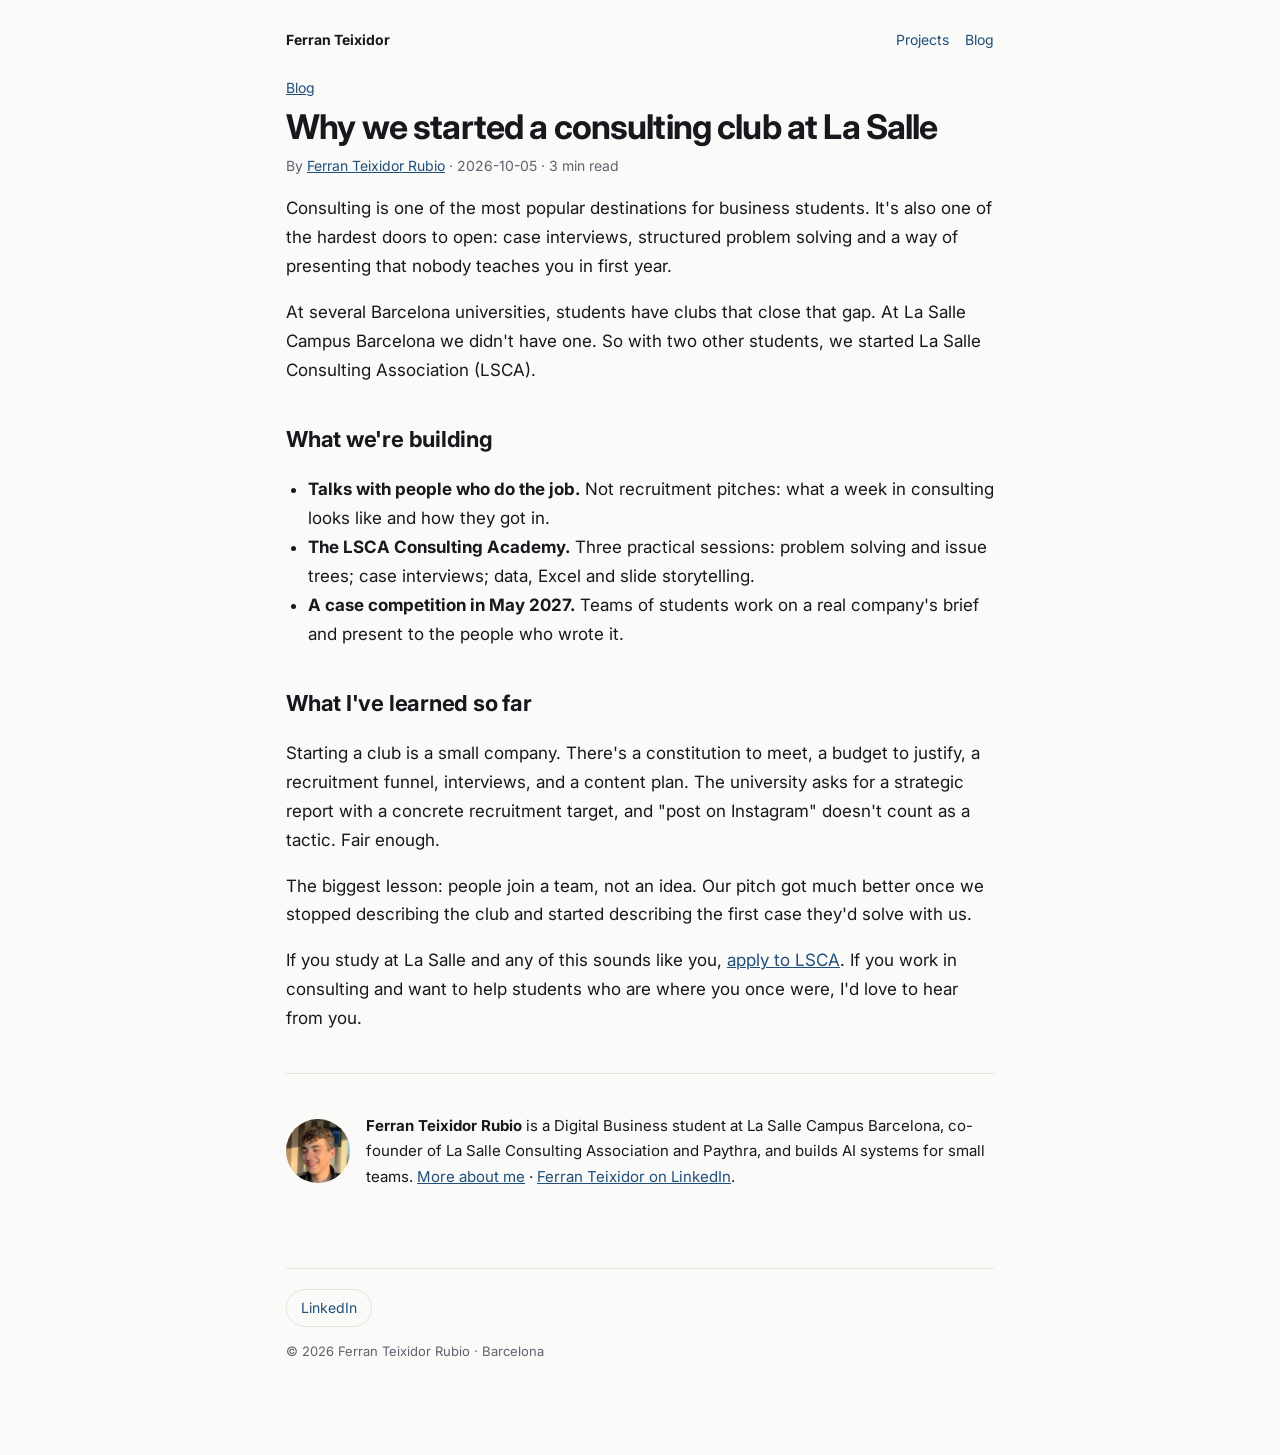
<file: blog/why-we-started-lsca/index.html>
<!doctype html>
<html lang="en">
<head>
<meta charset="utf-8">
<meta name="viewport" content="width=device-width, initial-scale=1">
<title>Why we started a consulting club at La Salle — Ferran Teixidor Rubio</title>
<meta name="description" content="Ferran Teixidor on co-founding La Salle Consulting Association (LSCA): the gap between business school and consulting, and what the club is doing about it.">
<meta name="author" content="Ferran Teixidor Rubio">
<link rel="canonical" href="https://ferranteixidor.com/blog/why-we-started-lsca/">
<meta property="og:type" content="article">
<meta property="og:title" content="Why we started a consulting club at La Salle — Ferran Teixidor Rubio">
<meta property="og:description" content="Ferran Teixidor on co-founding La Salle Consulting Association (LSCA): the gap between business school and consulting, and what the club is doing about it.">
<meta property="og:url" content="https://ferranteixidor.com/blog/why-we-started-lsca/">
<meta property="og:image" content="https://ferranteixidor.com/photo.jpg">
<meta property="og:site_name" content="Ferran Teixidor Rubio">
<meta name="twitter:card" content="summary_large_image">
<link rel="icon" href="/assets/favicon.svg" type="image/svg+xml">
<link rel="alternate" type="application/rss+xml" title="Ferran Teixidor — Blog" href="/blog/feed.xml">
<link rel="preconnect" href="https://fonts.googleapis.com">
<link rel="preconnect" href="https://fonts.gstatic.com" crossorigin>
<link href="https://fonts.googleapis.com/css2?family=Inter:wght@400;500;700&display=swap" rel="stylesheet">
<link rel="stylesheet" href="/assets/style.css">
<script type="application/ld+json">
{
 "@context": "https://schema.org",
 "@graph": [
  {
   "@type": "BlogPosting",
   "@id": "https://ferranteixidor.com/blog/why-we-started-lsca/#article",
   "headline": "Why we started a consulting club at La Salle",
   "description": "Ferran Teixidor on co-founding La Salle Consulting Association (LSCA): the gap between business school and consulting, and what the club is doing about it.",
   "datePublished": "2026-10-05",
   "dateModified": "2026-10-05",
   "inLanguage": "en",
   "url": "https://ferranteixidor.com/blog/why-we-started-lsca/",
   "mainEntityOfPage": "https://ferranteixidor.com/blog/why-we-started-lsca/",
   "author": {
    "@id": "https://ferranteixidor.com/#person"
   },
   "publisher": {
    "@id": "https://ferranteixidor.com/#person"
   },
   "keywords": [
    "consulting",
    "LSCA",
    "La Salle Campus Barcelona",
    "student club",
    "case interviews"
   ]
  },
  {
   "@type": "Person",
   "@id": "https://ferranteixidor.com/#person",
   "name": "Ferran Teixidor Rubio",
   "alternateName": [
    "Ferran Teixidor",
    "Ferran Teixidor i Rubio"
   ],
   "givenName": "Ferran",
   "familyName": "Teixidor Rubio",
   "url": "https://ferranteixidor.com/",
   "jobTitle": "President and co-founder of La Salle Consulting Association; co-founder of Paythra",
   "description": "Ferran Teixidor Rubio is a Barcelona-based entrepreneur and Digital Business Design and Innovation student at La Salle Campus Barcelona (Universitat Ramon Llull). He is co-founder and President of La Salle Consulting Association (LSCA), co-founder of Paythra, a subscription-tracking app, and builds AI automation systems with Claude Code.",
   "homeLocation": {
    "@type": "Place",
    "name": "Barcelona, Catalonia, Spain"
   },
   "alumniOf": [
    {
     "@type": "CollegeOrUniversity",
     "name": "La Salle Campus Barcelona – Universitat Ramon Llull",
     "url": "https://www.salleurl.edu/"
    },
    {
     "@type": "EducationalOrganization",
     "name": "TBS Education Barcelona"
    }
   ],
   "memberOf": [
    {
     "@type": "Organization",
     "name": "La Salle Consulting Association (LSCA)",
     "url": "https://ferranteixidor.com/projects/lsca/"
    },
    {
     "@type": "Organization",
     "name": "La Salle Finance Society"
    }
   ],
   "founder": [
    {
     "@type": "Organization",
     "name": "La Salle Consulting Association (LSCA)"
    },
    {
     "@type": "Organization",
     "name": "Paythra"
    }
   ],
   "award": [
    "Matrícula d'Honor in four first-year subjects, La Salle Campus Barcelona (2025-26)",
    "TBS Education Talent Program"
   ],
   "knowsAbout": [
    "Digital business",
    "Strategy consulting",
    "Entrepreneurship",
    "AI automation",
    "Claude Code",
    "Customer research",
    "Sales",
    "Short-form video",
    "Personal finance"
   ],
   "knowsLanguage": [
    "ca",
    "es",
    "en"
   ],
   "sameAs": [
    "https://www.linkedin.com/in/ferranteixidor",
    "https://github.com/fertex46-bot"
   ],
   "image": "https://ferranteixidor.com/photo.jpg"
  }
 ]
}
</script>
</head>
<body>
<main>
<nav><a class="brand" href="/">Ferran Teixidor</a><span class="spacer"></span><a href="/#projects">Projects</a><a href="/blog/">Blog</a></nav>
<article>
<p class="crumbs"><a href="/blog/">Blog</a></p><h1>Why we started a consulting club at La Salle</h1>
<p class="byline">By <a href="/" rel="author">Ferran Teixidor Rubio</a> · <time datetime="2026-10-05">2026-10-05</time> · 3 min read</p>

<p>Consulting is one of the most popular destinations for business students. It's also one of the hardest doors to open: case interviews, structured problem solving and a way of presenting that nobody teaches you in first year.</p>
<p>At several Barcelona universities, students have clubs that close that gap. At La Salle Campus Barcelona we didn't have one. So with two other students, we started La Salle Consulting Association (LSCA).</p>
<h2>What we're building</h2>
<ul>
<li><strong>Talks with people who do the job.</strong> Not recruitment pitches: what a week in consulting looks like and how they got in.</li>
<li><strong>The LSCA Consulting Academy.</strong> Three practical sessions: problem solving and issue trees; case interviews; data, Excel and slide storytelling.</li>
<li><strong>A case competition in May 2027.</strong> Teams of students work on a real company's brief and present to the people who wrote it.</li>
</ul>
<h2>What I've learned so far</h2>
<p>Starting a club is a small company. There's a constitution to meet, a budget to justify, a recruitment funnel, interviews, and a content plan. The university asks for a strategic report with a concrete recruitment target, and "post on Instagram" doesn't count as a tactic. Fair enough.</p>
<p>The biggest lesson: people join a team, not an idea. Our pitch got much better once we stopped describing the club and started describing the first case they'd solve with us.</p>
<p>If you study at La Salle and any of this sounds like you, <a href="https://docs.google.com/forms/d/e/1FAIpQLSe4VDkE6xLNV5GIEpO-C19mQT1HnvAI2m0E6Jnzyg6RtFEaZw/viewform">apply to LSCA</a>. If you work in consulting and want to help students who are where you once were, I'd love to hear from you.</p>

<div class="author-box"><img class="avatar" src="/photo.jpg" alt="Ferran Teixidor Rubio" width="120" height="120"><p><strong>Ferran Teixidor Rubio</strong> is a Digital Business student at La Salle Campus Barcelona, co-founder of La Salle Consulting Association and Paythra, and builds AI systems for small teams. <a href="/">More about me</a> · <a href="https://www.linkedin.com/in/ferranteixidor" rel="me">Ferran Teixidor on LinkedIn</a>.</p></div>
</article>
<footer><div class="links"><a href="https://www.linkedin.com/in/ferranteixidor" rel="me">LinkedIn</a></div><p>© 2026 Ferran Teixidor Rubio · Barcelona</p></footer>
</main>
</body>
</html>
</file>
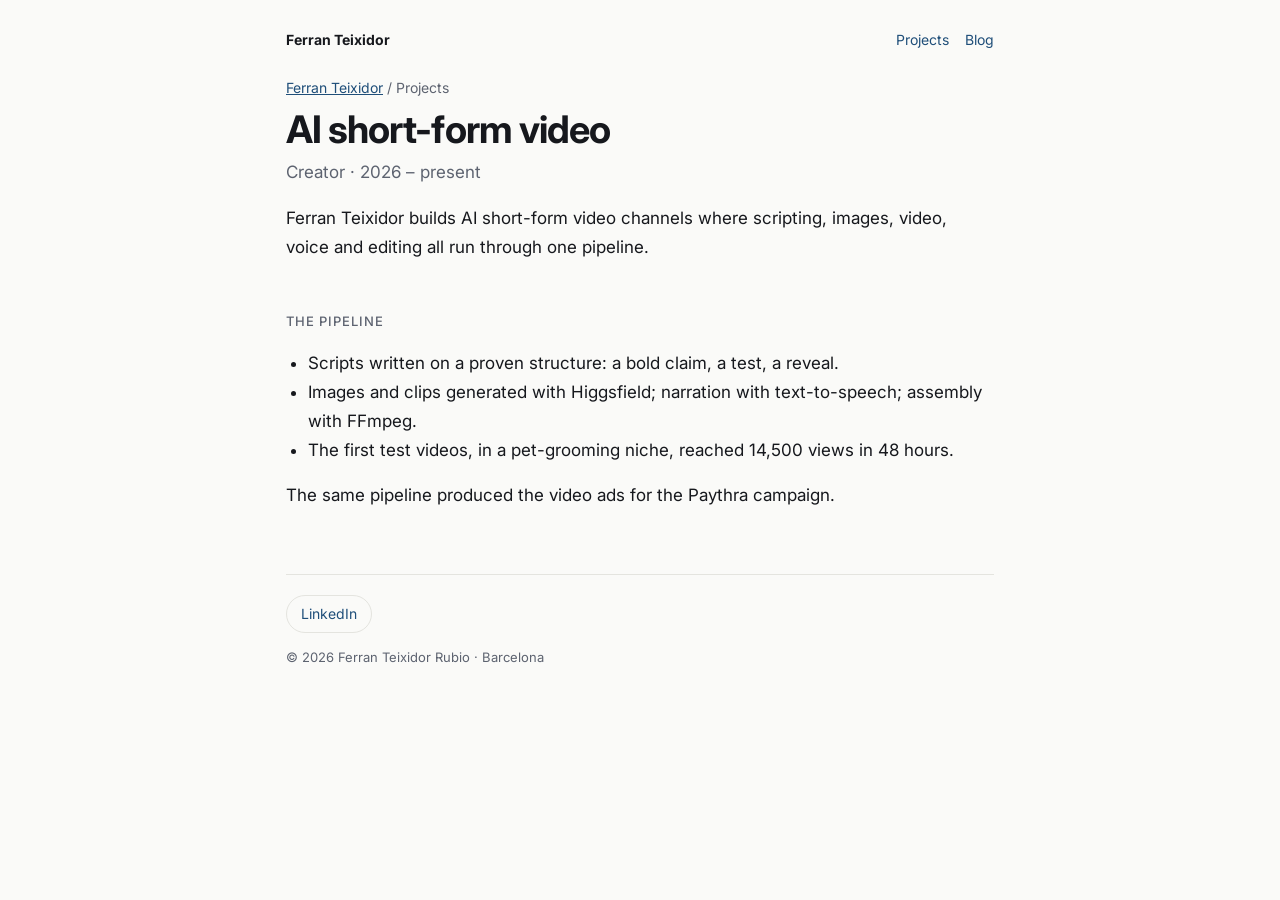
<file: projects/ai-video/index.html>
<!doctype html>
<html lang="en">
<head>
<meta charset="utf-8">
<meta name="viewport" content="width=device-width, initial-scale=1">
<title>AI short-form video — Ferran Teixidor Rubio</title>
<meta name="description" content="Faceless YouTube Shorts produced end to end with AI. The first test videos reached 14,500 views in 48 hours.">
<meta name="author" content="Ferran Teixidor Rubio">
<link rel="canonical" href="https://ferranteixidor.com/projects/ai-video/">
<meta property="og:type" content="website">
<meta property="og:title" content="AI short-form video — Ferran Teixidor Rubio">
<meta property="og:description" content="Faceless YouTube Shorts produced end to end with AI. The first test videos reached 14,500 views in 48 hours.">
<meta property="og:url" content="https://ferranteixidor.com/projects/ai-video/">
<meta property="og:image" content="https://ferranteixidor.com/photo.jpg">
<meta property="og:site_name" content="Ferran Teixidor Rubio">
<meta name="twitter:card" content="summary_large_image">
<link rel="icon" href="/assets/favicon.svg" type="image/svg+xml">
<link rel="alternate" type="application/rss+xml" title="Ferran Teixidor — Blog" href="/blog/feed.xml">
<link rel="preconnect" href="https://fonts.googleapis.com">
<link rel="preconnect" href="https://fonts.gstatic.com" crossorigin>
<link href="https://fonts.googleapis.com/css2?family=Inter:wght@400;500;700&display=swap" rel="stylesheet">
<link rel="stylesheet" href="/assets/style.css">
<script type="application/ld+json">
{
 "@context": "https://schema.org",
 "@graph": [
  {
   "@type": "WebPage",
   "@id": "https://ferranteixidor.com/projects/ai-video/#page",
   "url": "https://ferranteixidor.com/projects/ai-video/",
   "name": "AI short-form video — Ferran Teixidor Rubio",
   "about": {
    "@id": "https://ferranteixidor.com/projects/ai-video/#thing"
   },
   "author": {
    "@id": "https://ferranteixidor.com/#person"
   },
   "dateModified": "2026-10-07"
  },
  {
   "@type": "CreativeWork",
   "@id": "https://ferranteixidor.com/projects/ai-video/#thing",
   "name": "AI short-form video",
   "description": "Faceless YouTube Shorts produced end to end with AI. The first test videos reached 14,500 views in 48 hours.",
   "creator": {
    "@id": "https://ferranteixidor.com/#person"
   }
  },
  {
   "@type": "Person",
   "@id": "https://ferranteixidor.com/#person",
   "name": "Ferran Teixidor Rubio",
   "alternateName": [
    "Ferran Teixidor",
    "Ferran Teixidor i Rubio"
   ],
   "givenName": "Ferran",
   "familyName": "Teixidor Rubio",
   "url": "https://ferranteixidor.com/",
   "jobTitle": "President and co-founder of La Salle Consulting Association; co-founder of Paythra",
   "description": "Ferran Teixidor Rubio is a Barcelona-based entrepreneur and Digital Business Design and Innovation student at La Salle Campus Barcelona (Universitat Ramon Llull). He is co-founder and President of La Salle Consulting Association (LSCA), co-founder of Paythra, a subscription-tracking app, and builds AI automation systems with Claude Code.",
   "homeLocation": {
    "@type": "Place",
    "name": "Barcelona, Catalonia, Spain"
   },
   "alumniOf": [
    {
     "@type": "CollegeOrUniversity",
     "name": "La Salle Campus Barcelona – Universitat Ramon Llull",
     "url": "https://www.salleurl.edu/"
    },
    {
     "@type": "EducationalOrganization",
     "name": "TBS Education Barcelona"
    }
   ],
   "memberOf": [
    {
     "@type": "Organization",
     "name": "La Salle Consulting Association (LSCA)",
     "url": "https://ferranteixidor.com/projects/lsca/"
    },
    {
     "@type": "Organization",
     "name": "La Salle Finance Society"
    }
   ],
   "founder": [
    {
     "@type": "Organization",
     "name": "La Salle Consulting Association (LSCA)"
    },
    {
     "@type": "Organization",
     "name": "Paythra"
    }
   ],
   "award": [
    "Matrícula d'Honor in four first-year subjects, La Salle Campus Barcelona (2025-26)",
    "TBS Education Talent Program"
   ],
   "knowsAbout": [
    "Digital business",
    "Strategy consulting",
    "Entrepreneurship",
    "AI automation",
    "Claude Code",
    "Customer research",
    "Sales",
    "Short-form video",
    "Personal finance"
   ],
   "knowsLanguage": [
    "ca",
    "es",
    "en"
   ],
   "sameAs": [
    "https://www.linkedin.com/in/ferranteixidor",
    "https://github.com/fertex46-bot"
   ],
   "image": "https://ferranteixidor.com/photo.jpg"
  }
 ]
}
</script>
</head>
<body>
<main>
<nav><a class="brand" href="/">Ferran Teixidor</a><span class="spacer"></span><a href="/#projects">Projects</a><a href="/blog/">Blog</a></nav>
<p class="crumbs"><a href="/">Ferran Teixidor</a> / Projects</p>
<h1>AI short-form video</h1><p class="role">Creator · 2026 – present</p>

<p>Ferran Teixidor builds AI short-form video channels where scripting, images, video, voice and editing all run through one pipeline.</p>
<h2>The pipeline</h2>
<ul>
<li>Scripts written on a proven structure: a bold claim, a test, a reveal.</li>
<li>Images and clips generated with Higgsfield; narration with text-to-speech; assembly with FFmpeg.</li>
<li>The first test videos, in a pet-grooming niche, reached 14,500 views in 48 hours.</li>
</ul>
<p>The same pipeline produced the video ads for the Paythra campaign.</p>

<footer><div class="links"><a href="https://www.linkedin.com/in/ferranteixidor" rel="me">LinkedIn</a></div><p>© 2026 Ferran Teixidor Rubio · Barcelona</p></footer>
</main>
</body>
</html>
</file>
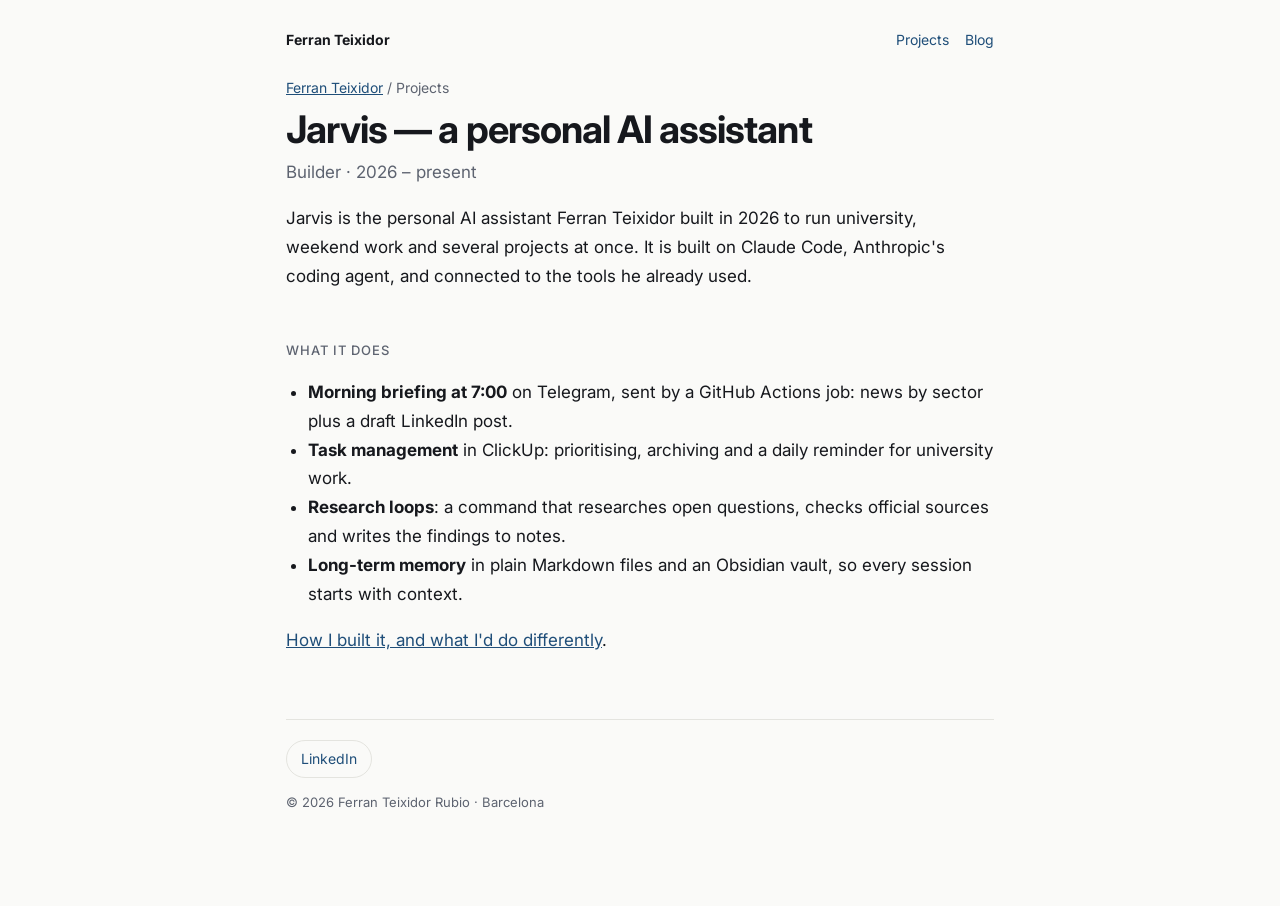
<file: projects/jarvis/index.html>
<!doctype html>
<html lang="en">
<head>
<meta charset="utf-8">
<meta name="viewport" content="width=device-width, initial-scale=1">
<title>Jarvis — a personal AI assistant — Ferran Teixidor Rubio</title>
<meta name="description" content="My own AI chief of staff on Claude Code, ClickUp, GitHub Actions and Telegram: daily briefings, task management, research loops and long-term memory.">
<meta name="author" content="Ferran Teixidor Rubio">
<link rel="canonical" href="https://ferranteixidor.com/projects/jarvis/">
<meta property="og:type" content="website">
<meta property="og:title" content="Jarvis — a personal AI assistant — Ferran Teixidor Rubio">
<meta property="og:description" content="My own AI chief of staff on Claude Code, ClickUp, GitHub Actions and Telegram: daily briefings, task management, research loops and long-term memory.">
<meta property="og:url" content="https://ferranteixidor.com/projects/jarvis/">
<meta property="og:image" content="https://ferranteixidor.com/photo.jpg">
<meta property="og:site_name" content="Ferran Teixidor Rubio">
<meta name="twitter:card" content="summary_large_image">
<link rel="icon" href="/assets/favicon.svg" type="image/svg+xml">
<link rel="alternate" type="application/rss+xml" title="Ferran Teixidor — Blog" href="/blog/feed.xml">
<link rel="preconnect" href="https://fonts.googleapis.com">
<link rel="preconnect" href="https://fonts.gstatic.com" crossorigin>
<link href="https://fonts.googleapis.com/css2?family=Inter:wght@400;500;700&display=swap" rel="stylesheet">
<link rel="stylesheet" href="/assets/style.css">
<script type="application/ld+json">
{
 "@context": "https://schema.org",
 "@graph": [
  {
   "@type": "WebPage",
   "@id": "https://ferranteixidor.com/projects/jarvis/#page",
   "url": "https://ferranteixidor.com/projects/jarvis/",
   "name": "Jarvis — a personal AI assistant — Ferran Teixidor Rubio",
   "about": {
    "@id": "https://ferranteixidor.com/projects/jarvis/#thing"
   },
   "author": {
    "@id": "https://ferranteixidor.com/#person"
   },
   "dateModified": "2026-10-07"
  },
  {
   "@type": "SoftwareApplication",
   "applicationCategory": "ProductivityApplication",
   "operatingSystem": "Windows",
   "@id": "https://ferranteixidor.com/projects/jarvis/#thing",
   "name": "Jarvis — a personal AI assistant",
   "description": "My own AI chief of staff on Claude Code, ClickUp, GitHub Actions and Telegram: daily briefings, task management, research loops and long-term memory.",
   "creator": {
    "@id": "https://ferranteixidor.com/#person"
   }
  },
  {
   "@type": "Person",
   "@id": "https://ferranteixidor.com/#person",
   "name": "Ferran Teixidor Rubio",
   "alternateName": [
    "Ferran Teixidor",
    "Ferran Teixidor i Rubio"
   ],
   "givenName": "Ferran",
   "familyName": "Teixidor Rubio",
   "url": "https://ferranteixidor.com/",
   "jobTitle": "President and co-founder of La Salle Consulting Association; co-founder of Paythra",
   "description": "Ferran Teixidor Rubio is a Barcelona-based entrepreneur and Digital Business Design and Innovation student at La Salle Campus Barcelona (Universitat Ramon Llull). He is co-founder and President of La Salle Consulting Association (LSCA), co-founder of Paythra, a subscription-tracking app, and builds AI automation systems with Claude Code.",
   "homeLocation": {
    "@type": "Place",
    "name": "Barcelona, Catalonia, Spain"
   },
   "alumniOf": [
    {
     "@type": "CollegeOrUniversity",
     "name": "La Salle Campus Barcelona – Universitat Ramon Llull",
     "url": "https://www.salleurl.edu/"
    },
    {
     "@type": "EducationalOrganization",
     "name": "TBS Education Barcelona"
    }
   ],
   "memberOf": [
    {
     "@type": "Organization",
     "name": "La Salle Consulting Association (LSCA)",
     "url": "https://ferranteixidor.com/projects/lsca/"
    },
    {
     "@type": "Organization",
     "name": "La Salle Finance Society"
    }
   ],
   "founder": [
    {
     "@type": "Organization",
     "name": "La Salle Consulting Association (LSCA)"
    },
    {
     "@type": "Organization",
     "name": "Paythra"
    }
   ],
   "award": [
    "Matrícula d'Honor in four first-year subjects, La Salle Campus Barcelona (2025-26)",
    "TBS Education Talent Program"
   ],
   "knowsAbout": [
    "Digital business",
    "Strategy consulting",
    "Entrepreneurship",
    "AI automation",
    "Claude Code",
    "Customer research",
    "Sales",
    "Short-form video",
    "Personal finance"
   ],
   "knowsLanguage": [
    "ca",
    "es",
    "en"
   ],
   "sameAs": [
    "https://www.linkedin.com/in/ferranteixidor",
    "https://github.com/fertex46-bot"
   ],
   "image": "https://ferranteixidor.com/photo.jpg"
  }
 ]
}
</script>
</head>
<body>
<main>
<nav><a class="brand" href="/">Ferran Teixidor</a><span class="spacer"></span><a href="/#projects">Projects</a><a href="/blog/">Blog</a></nav>
<p class="crumbs"><a href="/">Ferran Teixidor</a> / Projects</p>
<h1>Jarvis — a personal AI assistant</h1><p class="role">Builder · 2026 – present</p>

<p>Jarvis is the personal AI assistant Ferran Teixidor built in 2026 to run university, weekend work and several projects at once. It is built on Claude Code, Anthropic's coding agent, and connected to the tools he already used.</p>
<h2>What it does</h2>
<ul>
<li><strong>Morning briefing at 7:00</strong> on Telegram, sent by a GitHub Actions job: news by sector plus a draft LinkedIn post.</li>
<li><strong>Task management</strong> in ClickUp: prioritising, archiving and a daily reminder for university work.</li>
<li><strong>Research loops</strong>: a command that researches open questions, checks official sources and writes the findings to notes.</li>
<li><strong>Long-term memory</strong> in plain Markdown files and an Obsidian vault, so every session starts with context.</li>
</ul>
<p><a href="/blog/building-my-ai-chief-of-staff/">How I built it, and what I'd do differently</a>.</p>

<footer><div class="links"><a href="https://www.linkedin.com/in/ferranteixidor" rel="me">LinkedIn</a></div><p>© 2026 Ferran Teixidor Rubio · Barcelona</p></footer>
</main>
</body>
</html>
</file>
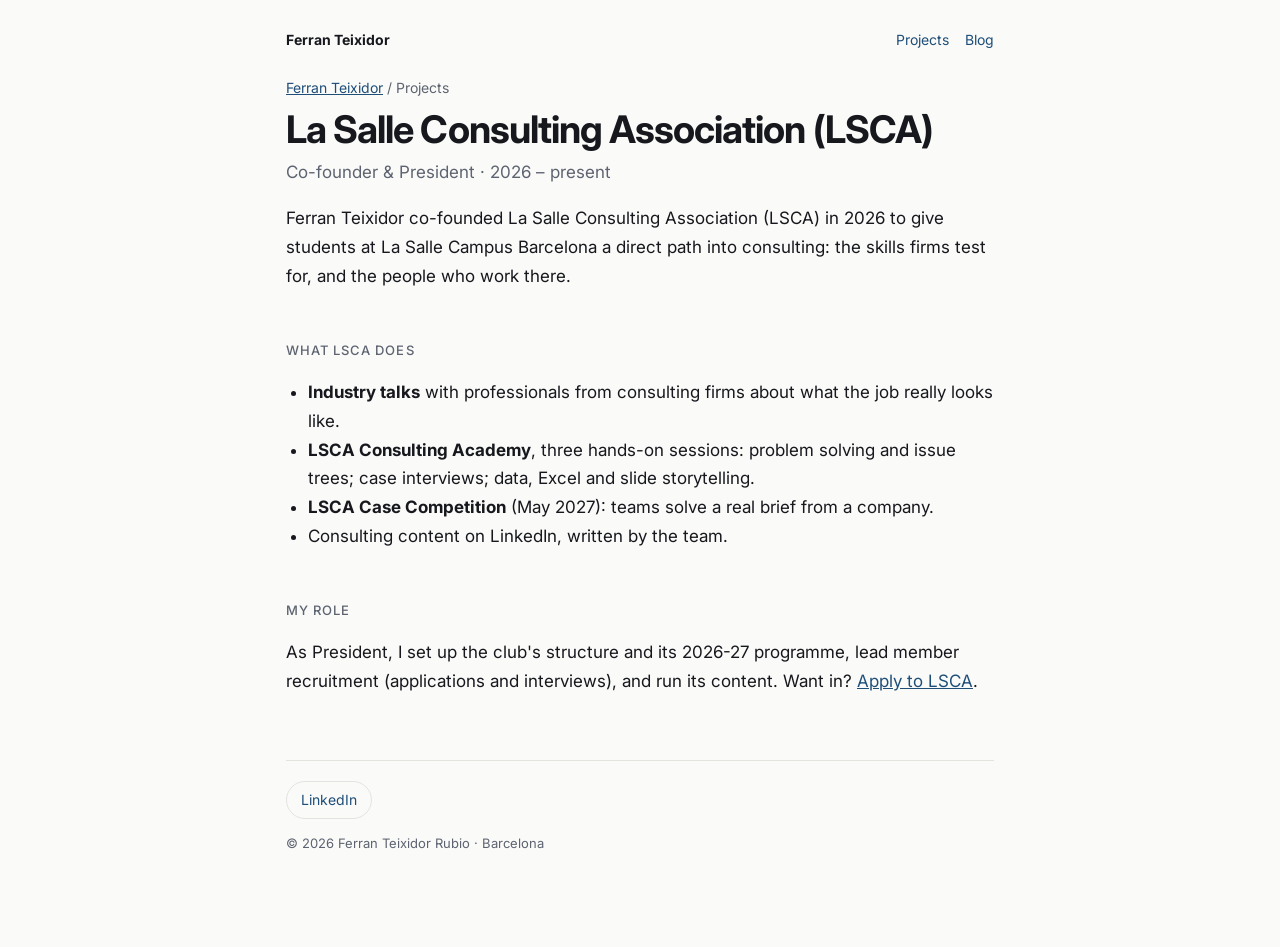
<file: projects/lsca/index.html>
<!doctype html>
<html lang="en">
<head>
<meta charset="utf-8">
<meta name="viewport" content="width=device-width, initial-scale=1">
<title>La Salle Consulting Association (LSCA) — Ferran Teixidor Rubio</title>
<meta name="description" content="The student consulting club at La Salle Campus Barcelona: talks with consultants, a hands-on Consulting Academy and a case competition with a real company.">
<meta name="author" content="Ferran Teixidor Rubio">
<link rel="canonical" href="https://ferranteixidor.com/projects/lsca/">
<meta property="og:type" content="website">
<meta property="og:title" content="La Salle Consulting Association (LSCA) — Ferran Teixidor Rubio">
<meta property="og:description" content="The student consulting club at La Salle Campus Barcelona: talks with consultants, a hands-on Consulting Academy and a case competition with a real company.">
<meta property="og:url" content="https://ferranteixidor.com/projects/lsca/">
<meta property="og:image" content="https://ferranteixidor.com/photo.jpg">
<meta property="og:site_name" content="Ferran Teixidor Rubio">
<meta name="twitter:card" content="summary_large_image">
<link rel="icon" href="/assets/favicon.svg" type="image/svg+xml">
<link rel="alternate" type="application/rss+xml" title="Ferran Teixidor — Blog" href="/blog/feed.xml">
<link rel="preconnect" href="https://fonts.googleapis.com">
<link rel="preconnect" href="https://fonts.gstatic.com" crossorigin>
<link href="https://fonts.googleapis.com/css2?family=Inter:wght@400;500;700&display=swap" rel="stylesheet">
<link rel="stylesheet" href="/assets/style.css">
<script type="application/ld+json">
{
 "@context": "https://schema.org",
 "@graph": [
  {
   "@type": "WebPage",
   "@id": "https://ferranteixidor.com/projects/lsca/#page",
   "url": "https://ferranteixidor.com/projects/lsca/",
   "name": "La Salle Consulting Association (LSCA) — Ferran Teixidor Rubio",
   "about": {
    "@id": "https://ferranteixidor.com/projects/lsca/#thing"
   },
   "author": {
    "@id": "https://ferranteixidor.com/#person"
   },
   "dateModified": "2026-10-07"
  },
  {
   "@type": "Organization",
   "url": "https://ferranteixidor.com/projects/lsca/",
   "@id": "https://ferranteixidor.com/projects/lsca/#thing",
   "name": "La Salle Consulting Association (LSCA)",
   "description": "The student consulting club at La Salle Campus Barcelona: talks with consultants, a hands-on Consulting Academy and a case competition with a real company.",
   "founder": {
    "@id": "https://ferranteixidor.com/#person"
   }
  },
  {
   "@type": "Person",
   "@id": "https://ferranteixidor.com/#person",
   "name": "Ferran Teixidor Rubio",
   "alternateName": [
    "Ferran Teixidor",
    "Ferran Teixidor i Rubio"
   ],
   "givenName": "Ferran",
   "familyName": "Teixidor Rubio",
   "url": "https://ferranteixidor.com/",
   "jobTitle": "President and co-founder of La Salle Consulting Association; co-founder of Paythra",
   "description": "Ferran Teixidor Rubio is a Barcelona-based entrepreneur and Digital Business Design and Innovation student at La Salle Campus Barcelona (Universitat Ramon Llull). He is co-founder and President of La Salle Consulting Association (LSCA), co-founder of Paythra, a subscription-tracking app, and builds AI automation systems with Claude Code.",
   "homeLocation": {
    "@type": "Place",
    "name": "Barcelona, Catalonia, Spain"
   },
   "alumniOf": [
    {
     "@type": "CollegeOrUniversity",
     "name": "La Salle Campus Barcelona – Universitat Ramon Llull",
     "url": "https://www.salleurl.edu/"
    },
    {
     "@type": "EducationalOrganization",
     "name": "TBS Education Barcelona"
    }
   ],
   "memberOf": [
    {
     "@type": "Organization",
     "name": "La Salle Consulting Association (LSCA)",
     "url": "https://ferranteixidor.com/projects/lsca/"
    },
    {
     "@type": "Organization",
     "name": "La Salle Finance Society"
    }
   ],
   "founder": [
    {
     "@type": "Organization",
     "name": "La Salle Consulting Association (LSCA)"
    },
    {
     "@type": "Organization",
     "name": "Paythra"
    }
   ],
   "award": [
    "Matrícula d'Honor in four first-year subjects, La Salle Campus Barcelona (2025-26)",
    "TBS Education Talent Program"
   ],
   "knowsAbout": [
    "Digital business",
    "Strategy consulting",
    "Entrepreneurship",
    "AI automation",
    "Claude Code",
    "Customer research",
    "Sales",
    "Short-form video",
    "Personal finance"
   ],
   "knowsLanguage": [
    "ca",
    "es",
    "en"
   ],
   "sameAs": [
    "https://www.linkedin.com/in/ferranteixidor",
    "https://github.com/fertex46-bot"
   ],
   "image": "https://ferranteixidor.com/photo.jpg"
  }
 ]
}
</script>
</head>
<body>
<main>
<nav><a class="brand" href="/">Ferran Teixidor</a><span class="spacer"></span><a href="/#projects">Projects</a><a href="/blog/">Blog</a></nav>
<p class="crumbs"><a href="/">Ferran Teixidor</a> / Projects</p>
<h1>La Salle Consulting Association (LSCA)</h1><p class="role">Co-founder & President · 2026 – present</p>

<p>Ferran Teixidor co-founded La Salle Consulting Association (LSCA) in 2026 to give students at La Salle Campus Barcelona a direct path into consulting: the skills firms test for, and the people who work there.</p>
<h2>What LSCA does</h2>
<ul>
<li><strong>Industry talks</strong> with professionals from consulting firms about what the job really looks like.</li>
<li><strong>LSCA Consulting Academy</strong>, three hands-on sessions: problem solving and issue trees; case interviews; data, Excel and slide storytelling.</li>
<li><strong>LSCA Case Competition</strong> (May 2027): teams solve a real brief from a company.</li>
<li>Consulting content on LinkedIn, written by the team.</li>
</ul>
<h2>My role</h2>
<p>As President, I set up the club's structure and its 2026-27 programme, lead member recruitment (applications and interviews), and run its content. Want in? <a href="https://docs.google.com/forms/d/e/1FAIpQLSe4VDkE6xLNV5GIEpO-C19mQT1HnvAI2m0E6Jnzyg6RtFEaZw/viewform">Apply to LSCA</a>.</p>

<footer><div class="links"><a href="https://www.linkedin.com/in/ferranteixidor" rel="me">LinkedIn</a></div><p>© 2026 Ferran Teixidor Rubio · Barcelona</p></footer>
</main>
</body>
</html>
</file>
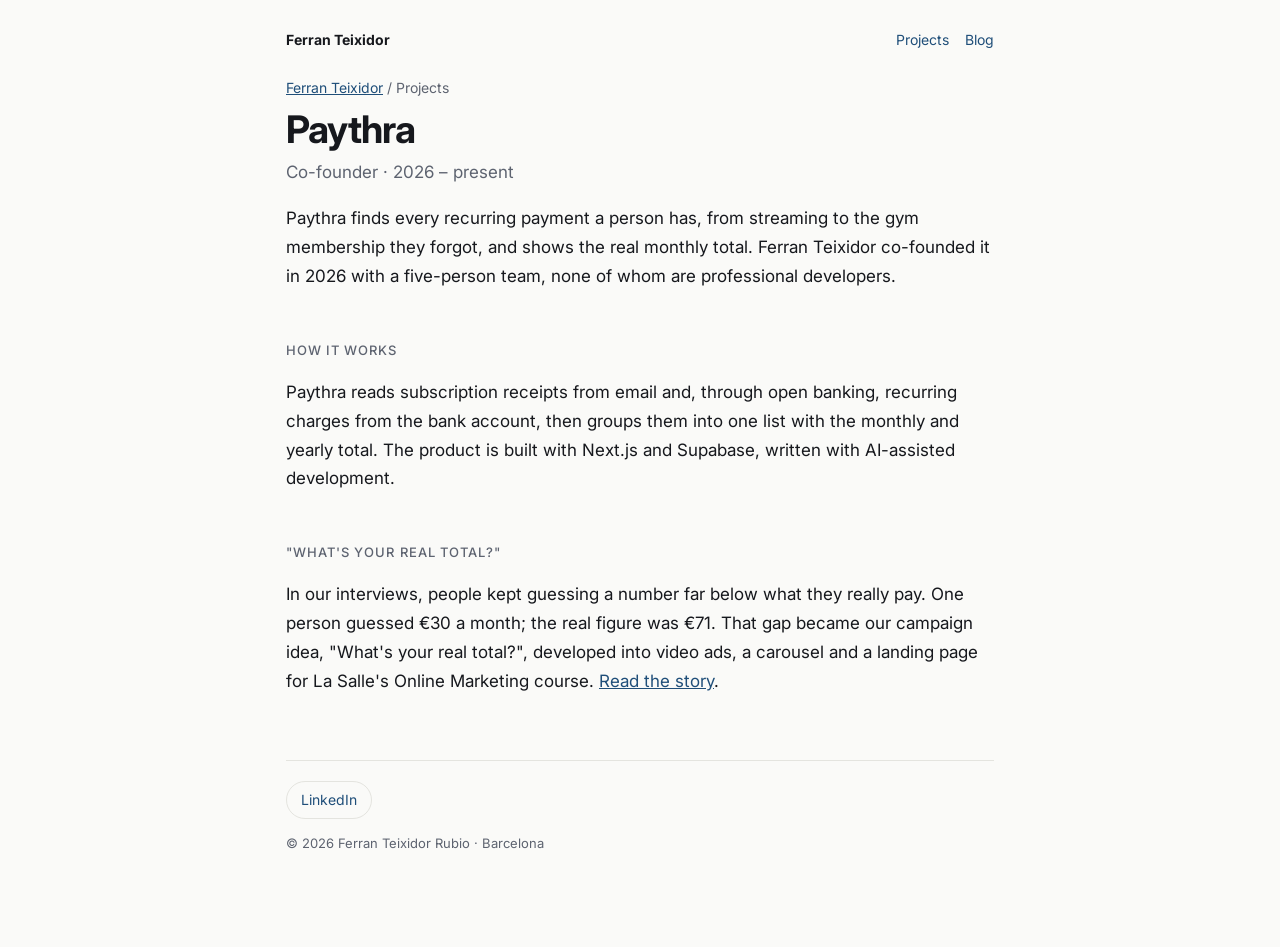
<file: projects/paythra/index.html>
<!doctype html>
<html lang="en">
<head>
<meta charset="utf-8">
<meta name="viewport" content="width=device-width, initial-scale=1">
<title>Paythra — Ferran Teixidor Rubio</title>
<meta name="description" content="An app that finds every subscription you pay for, so you stop paying for the ones you forgot. Built by a five-person team with AI-assisted development.">
<meta name="author" content="Ferran Teixidor Rubio">
<link rel="canonical" href="https://ferranteixidor.com/projects/paythra/">
<meta property="og:type" content="website">
<meta property="og:title" content="Paythra — Ferran Teixidor Rubio">
<meta property="og:description" content="An app that finds every subscription you pay for, so you stop paying for the ones you forgot. Built by a five-person team with AI-assisted development.">
<meta property="og:url" content="https://ferranteixidor.com/projects/paythra/">
<meta property="og:image" content="https://ferranteixidor.com/photo.jpg">
<meta property="og:site_name" content="Ferran Teixidor Rubio">
<meta name="twitter:card" content="summary_large_image">
<link rel="icon" href="/assets/favicon.svg" type="image/svg+xml">
<link rel="alternate" type="application/rss+xml" title="Ferran Teixidor — Blog" href="/blog/feed.xml">
<link rel="preconnect" href="https://fonts.googleapis.com">
<link rel="preconnect" href="https://fonts.gstatic.com" crossorigin>
<link href="https://fonts.googleapis.com/css2?family=Inter:wght@400;500;700&display=swap" rel="stylesheet">
<link rel="stylesheet" href="/assets/style.css">
<script type="application/ld+json">
{
 "@context": "https://schema.org",
 "@graph": [
  {
   "@type": "WebPage",
   "@id": "https://ferranteixidor.com/projects/paythra/#page",
   "url": "https://ferranteixidor.com/projects/paythra/",
   "name": "Paythra — Ferran Teixidor Rubio",
   "about": {
    "@id": "https://ferranteixidor.com/projects/paythra/#thing"
   },
   "author": {
    "@id": "https://ferranteixidor.com/#person"
   },
   "dateModified": "2026-10-07"
  },
  {
   "@type": "Organization",
   "url": "https://ferranteixidor.com/projects/paythra/",
   "@id": "https://ferranteixidor.com/projects/paythra/#thing",
   "name": "Paythra",
   "description": "An app that finds every subscription you pay for, so you stop paying for the ones you forgot. Built by a five-person team with AI-assisted development.",
   "founder": {
    "@id": "https://ferranteixidor.com/#person"
   }
  },
  {
   "@type": "Person",
   "@id": "https://ferranteixidor.com/#person",
   "name": "Ferran Teixidor Rubio",
   "alternateName": [
    "Ferran Teixidor",
    "Ferran Teixidor i Rubio"
   ],
   "givenName": "Ferran",
   "familyName": "Teixidor Rubio",
   "url": "https://ferranteixidor.com/",
   "jobTitle": "President and co-founder of La Salle Consulting Association; co-founder of Paythra",
   "description": "Ferran Teixidor Rubio is a Barcelona-based entrepreneur and Digital Business Design and Innovation student at La Salle Campus Barcelona (Universitat Ramon Llull). He is co-founder and President of La Salle Consulting Association (LSCA), co-founder of Paythra, a subscription-tracking app, and builds AI automation systems with Claude Code.",
   "homeLocation": {
    "@type": "Place",
    "name": "Barcelona, Catalonia, Spain"
   },
   "alumniOf": [
    {
     "@type": "CollegeOrUniversity",
     "name": "La Salle Campus Barcelona – Universitat Ramon Llull",
     "url": "https://www.salleurl.edu/"
    },
    {
     "@type": "EducationalOrganization",
     "name": "TBS Education Barcelona"
    }
   ],
   "memberOf": [
    {
     "@type": "Organization",
     "name": "La Salle Consulting Association (LSCA)",
     "url": "https://ferranteixidor.com/projects/lsca/"
    },
    {
     "@type": "Organization",
     "name": "La Salle Finance Society"
    }
   ],
   "founder": [
    {
     "@type": "Organization",
     "name": "La Salle Consulting Association (LSCA)"
    },
    {
     "@type": "Organization",
     "name": "Paythra"
    }
   ],
   "award": [
    "Matrícula d'Honor in four first-year subjects, La Salle Campus Barcelona (2025-26)",
    "TBS Education Talent Program"
   ],
   "knowsAbout": [
    "Digital business",
    "Strategy consulting",
    "Entrepreneurship",
    "AI automation",
    "Claude Code",
    "Customer research",
    "Sales",
    "Short-form video",
    "Personal finance"
   ],
   "knowsLanguage": [
    "ca",
    "es",
    "en"
   ],
   "sameAs": [
    "https://www.linkedin.com/in/ferranteixidor",
    "https://github.com/fertex46-bot"
   ],
   "image": "https://ferranteixidor.com/photo.jpg"
  }
 ]
}
</script>
</head>
<body>
<main>
<nav><a class="brand" href="/">Ferran Teixidor</a><span class="spacer"></span><a href="/#projects">Projects</a><a href="/blog/">Blog</a></nav>
<p class="crumbs"><a href="/">Ferran Teixidor</a> / Projects</p>
<h1>Paythra</h1><p class="role">Co-founder · 2026 – present</p>

<p>Paythra finds every recurring payment a person has, from streaming to the gym membership they forgot, and shows the real monthly total. Ferran Teixidor co-founded it in 2026 with a five-person team, none of whom are professional developers.</p>
<h2>How it works</h2>
<p>Paythra reads subscription receipts from email and, through open banking, recurring charges from the bank account, then groups them into one list with the monthly and yearly total. The product is built with Next.js and Supabase, written with AI-assisted development.</p>
<h2>"What's your real total?"</h2>
<p>In our interviews, people kept guessing a number far below what they really pay. One person guessed €30 a month; the real figure was €71. That gap became our campaign idea, "What's your real total?", developed into video ads, a carousel and a landing page for La Salle's Online Marketing course. <a href="/blog/whats-your-real-total/">Read the story</a>.</p>

<footer><div class="links"><a href="https://www.linkedin.com/in/ferranteixidor" rel="me">LinkedIn</a></div><p>© 2026 Ferran Teixidor Rubio · Barcelona</p></footer>
</main>
</body>
</html>
</file>
<file: assets/style.css>
:root{--bg:#fafaf8;--fg:#16181d;--muted:#5d6370;--line:#e4e4df;--accent:#1f4e79;--card:#fff}
@media (prefers-color-scheme:dark){:root:not([data-theme="light"]){--bg:#111316;--fg:#ecedef;--muted:#9aa0aa;--line:#2a2d33;--accent:#7fb2e5;--card:#181b20}}
*{box-sizing:border-box}
body{margin:0;background:var(--bg);color:var(--fg);font:17px/1.7 Inter,system-ui,sans-serif}
main{max-width:740px;margin:0 auto;padding:28px 16px 80px}
nav{display:flex;align-items:center;gap:16px;font-size:14px;margin-bottom:24px}
nav .brand{font-weight:700;color:var(--fg);text-decoration:none}
nav .spacer{flex:1}
nav a{text-decoration:none}
a{color:var(--accent)}
.hero{display:flex;gap:24px;align-items:center;margin:40px 0 28px}
.avatar{width:120px;height:120px;border-radius:50%;object-fit:cover;flex:none}
.avatar.initials{display:grid;place-items:center;background:var(--accent);color:var(--bg);font-weight:700;font-size:38px}
h1{font-size:38px;line-height:1.12;margin:0 0 8px;letter-spacing:-.025em}
article h1{font-size:34px}
.role{color:var(--muted);margin:0}
.lead{font-size:19px}
.stats{display:grid;grid-template-columns:repeat(4,1fr);gap:12px;margin:28px 0}
.stats div{border:1px solid var(--line);border-radius:12px;padding:14px;background:var(--card)}
.stats strong{display:block;font-size:24px;letter-spacing:-.02em}
.stats span{color:var(--muted);font-size:13px;line-height:1.35;display:block}
h2{font-size:13px;text-transform:uppercase;letter-spacing:.08em;color:var(--muted);margin:48px 0 14px;font-weight:500}
article h2,.prose h2{font-size:22px;text-transform:none;letter-spacing:-.01em;color:var(--fg);font-weight:700;margin:36px 0 10px}
.item{display:block;background:var(--card);border:1px solid var(--line);border-radius:12px;padding:18px 20px;margin-bottom:12px;color:inherit;text-decoration:none}
.card-link:hover{border-color:var(--accent)}
.item h3{margin:0 0 4px;font-size:17px}
.item .meta,.byline,.crumbs{color:var(--muted);font-size:14px;margin:0 0 8px}
.item p{margin:0}
ul,ol{padding-left:22px}
.facts{display:grid;grid-template-columns:max-content 1fr;gap:6px 20px;margin:0}
.facts dt{color:var(--muted)}
.facts dd{margin:0}
.author-box{display:flex;gap:16px;align-items:center;border-top:1px solid var(--line);margin-top:40px;padding-top:24px;font-size:15px}
.author-box .avatar{width:64px;height:64px;font-size:20px}
footer{margin-top:64px;color:var(--muted);font-size:13px;border-top:1px solid var(--line);padding-top:20px}
.links{display:flex;flex-wrap:wrap;gap:10px}
.links a{border:1px solid var(--line);border-radius:999px;padding:6px 14px;text-decoration:none;font-size:14px}
@media (max-width:600px){.hero{flex-direction:column;align-items:flex-start}h1{font-size:30px}.stats{grid-template-columns:repeat(2,1fr)}}
.cta{margin:14px 0 0}
.btn{display:inline-block;background:var(--accent);color:var(--bg);text-decoration:none;font-weight:500;font-size:15px;padding:9px 16px;border-radius:999px}
</file>
